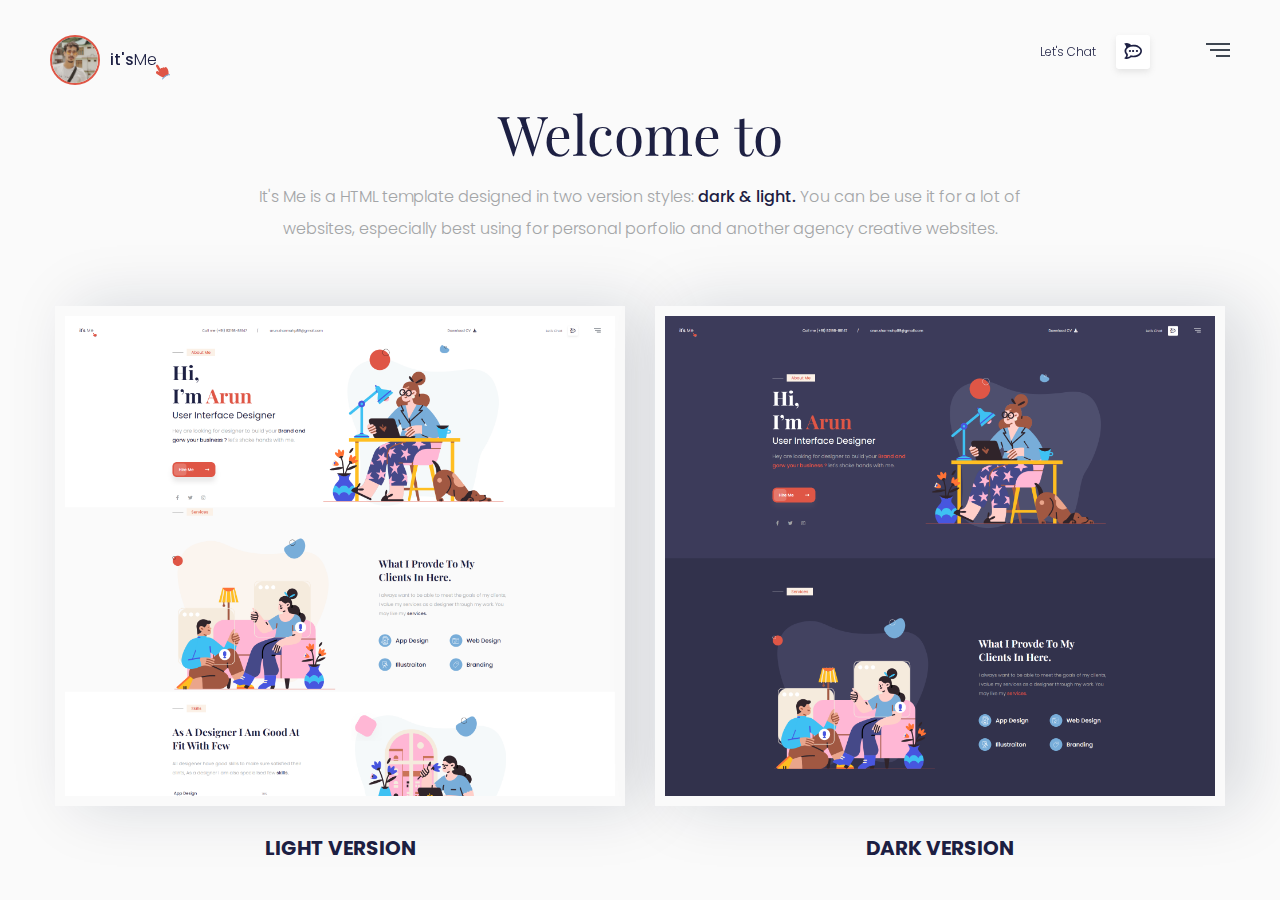
<file: index.html>
<!DOCTYPE html>
<html lang="zxx">

<head>
    <!--====== Required meta tags ======-->
    <meta charset="utf-8" />
    <meta http-equiv="x-ua-compatible" content="ie=edge" />
    <meta name="description" content="" />
    <meta name="author" content="WebTend">
    <meta name="viewport" content="width=device-width, initial-scale=1, shrink-to-fit=no" />

    <!--====== Title ======-->
    <title>It's Me -Arun</title>
    <!--====== Favicon Icon ======-->
    <link rel="shortcut icon" href="assets/images/favicon.png" type="image/x-icon">
    <!--====== Google Fonts ======-->
    <link href="https://fonts.googleapis.com/css2?family=Playfair+Display:wght@700&family=Poppins:wght@300;400;500&display=swap" rel="stylesheet">
    <!--====== FontAwesome ======-->
    <link href="assets/css/fontawesome.5.9.0.min.css" rel="stylesheet">
    <!--====== Bootstrap ======-->
    <!-- <link href="assets/css/bootstrap-4.5.3.min.css" rel="stylesheet"> -->
    <!--====== Spacing ======-->
    <link href="assets/css/spacing.min.css" rel="stylesheet">
    <!--====== PagePiling ======-->
    <link href="assets/css/jquery.pagepiling.css" rel="stylesheet">
    <!--====== Slick Slider ======-->
    <link href="assets/css/slick.min.css" rel="stylesheet">
    <!--====== Animate CSS ======-->
    <link href="assets/css/animate.min.css" rel="stylesheet">
    <!--====== Main css ======-->
    <link rel="stylesheet" href="assets/css/style.css">
    <!--====== Tailwind css ======-->
    <link rel="stylesheet" href="assets/css/output.css">
    <!--====== Responsive css ======-->
    <link rel="stylesheet" href="assets/css/responsive.css">
</head>

<body class="body-piling">
    <div class="wrapper">
       
        <!-- Preloader -->
        <div class="preloader"></div>
        
        <header id="header" class="header">
            <div class="container-fluid">
                <div class="brand">
                    <a href="index.html" class="brand-name">
                        <span class="profile_pic
    "><img class="animate-element delay7 fadeInUp" src="assets/images/profile.jpg" alt="About"></span>
                        <b>it's</b> Me</a>
                </div>
                <div class="lets-chat">
                    <span>Let's Chat</span>
                    <button><i class="fab fa-rocketchat" style="color: #1D2043;"></i></button>
                </div>
                <button class="nav-toggle-btn a-nav-toggle">
                    <span class="hamburger">
                        <span class="top-bun"></span>
                        <span class="meat"></span>
                        <span class="bottom-bun"></span>
                    </span>
                </button>
                <div class="hide-menu a-nav-toggle"></div>
                <div class="menu">
                    <div class="menu-lang">
                        <a href="index.html#" class="menu-lang-item active">Eng.</a>
                        <a href="index.html#" class="menu-lang-item">Fra.</a>
                        <a href="index.html#" class="menu-lang-item">Ara.</a>
                    </div>
                    <div class="menu-main mt-100" id="accordion">
                        <ul id="menuMain">
                            <li data-menuanchor="About"><a href="index-light.html#About">About</a></li>
                            <li data-menuanchor="Services"><a href="index-light.html#Services">Services</a></li>
                            <li data-menuanchor="Skills"><a href="index-light.html#Skills">Skills</a></li>
                            <li data-menuanchor="Resume"><a href="index-light.html#Resume">Resume</a></li>
                            <li data-menuanchor="Portfolio"><a href="index-light.html#Portfolio">Portfolio</a></li>
                            <li data-menuanchor="Testimonials"><a href="index-light.html#Testimonials">Testimonials</a></li>
                            <li data-menuanchor="Weapons"><a href="index-light.html#Weapons">Weapons</a></li>
                            <li data-menuanchor="Contact"><a href="index-light.html#Contact">Contact</a></li>
                        </ul>
                    </div>
                    <div class="menu-ornament"></div>
                </div>
            </div>
        </header>
        <div id="content">
            <div class="a-pagepiling full-page">
                <div class="section pp-scrollable slide slide-landing a-slide-typed slide-light" data-name="landing">
                    <div class="slide-container">
                        <div class="container">
                            <div class="landing-wrap text-center">
                                <div class="flex flex-wrap justify-center -mxa-15">
                                    <div class="lg:grow-0 lg:shrink-0 lg:basis-4/6 w-full .pxa-15">
                                        <div class="landing-review-content pb-15">
                                            <h1 class="mb-15 slide-title animate-element delay3 fadeInUp">Welcome to <span class="text-typed a-typed a-typed-landing" data-text="It's Me"></span></h1>
                                            <p class="animate-element delay5 fadeInUp mb-4">It's Me is a HTML template designed in two version styles: <b>dark &amp; light.</b> You can be use it for a lot of websites, especially best using for personal porfolio and another agency creative websites.</p>
                                        </div>
                                    </div>
                                </div>
                                <div class="flex flex-wrap -mxa-15">
                                    <div class="lg:grow-0 lg:shrink-0 lg:basis-1/2 pxa-15 w-full">
                                        <div class="landing-preview-item animate-element delay5 fadeInLeft">
                                            <a class="image" target="_blank" href="index-light.html" style="background-image: url(assets/images/previews/light.png);">
                                                <button class="theme-btn">view demo</button>
                                            </a>
                                            <h4><a href="index-light.html">light version</a></h4>
                                        </div>
                                    </div>
                                    <div class="lg:grow-0 lg:shrink-0 lg:basis-1/2 pxa-15 w-full">
                                        <div class="landing-preview-item animate-element delay5 fadeInRight">
                                            <a class="image" target="_blank" href="index-dark.html" style="background-image: url(assets/images/previews/dark.png);">
                                                <button class="theme-btn">view demo</button>
                                            </a>
                                            <h4><a href="index-dark.html">Dark version</a></h4>
                                        </div>
                                    </div>
                                </div>
                            </div>
                        </div>
                    </div>
                </div>
            </div>
        </div>
    </div>
    
    <!--====== Jquery ======-->
    <script src="assets/js/jquery-3.6.0.min.js"></script>
    <!--====== Bootstrap ======-->
    <script src="assets/js/bootstrap.4.5.3.min.js"></script>
    <!--====== PagePiling ======-->
    <script src="assets/js/jquery.pagepiling.min.js"></script>
    <!--====== Jquery Viewport ======-->
    <script src="assets/js/jquery.viewport.js"></script>
    <!--====== SmoothScroll ======-->
    <script src="assets/js/smoothscroll.js"></script>
    <!--====== Popper ======-->
    <script src="assets/js/popper.min.js"></script>
    <!--====== Slick Slider ======-->
    <script src="assets/js/slick.min.js"></script>
    <!--====== Typed ======-->
    <script src="assets/js/typed.min.js"></script>
    <!--====== Main JS ======-->
    <script src="assets/js/script.js"></script>
</body>

</html>
</file>
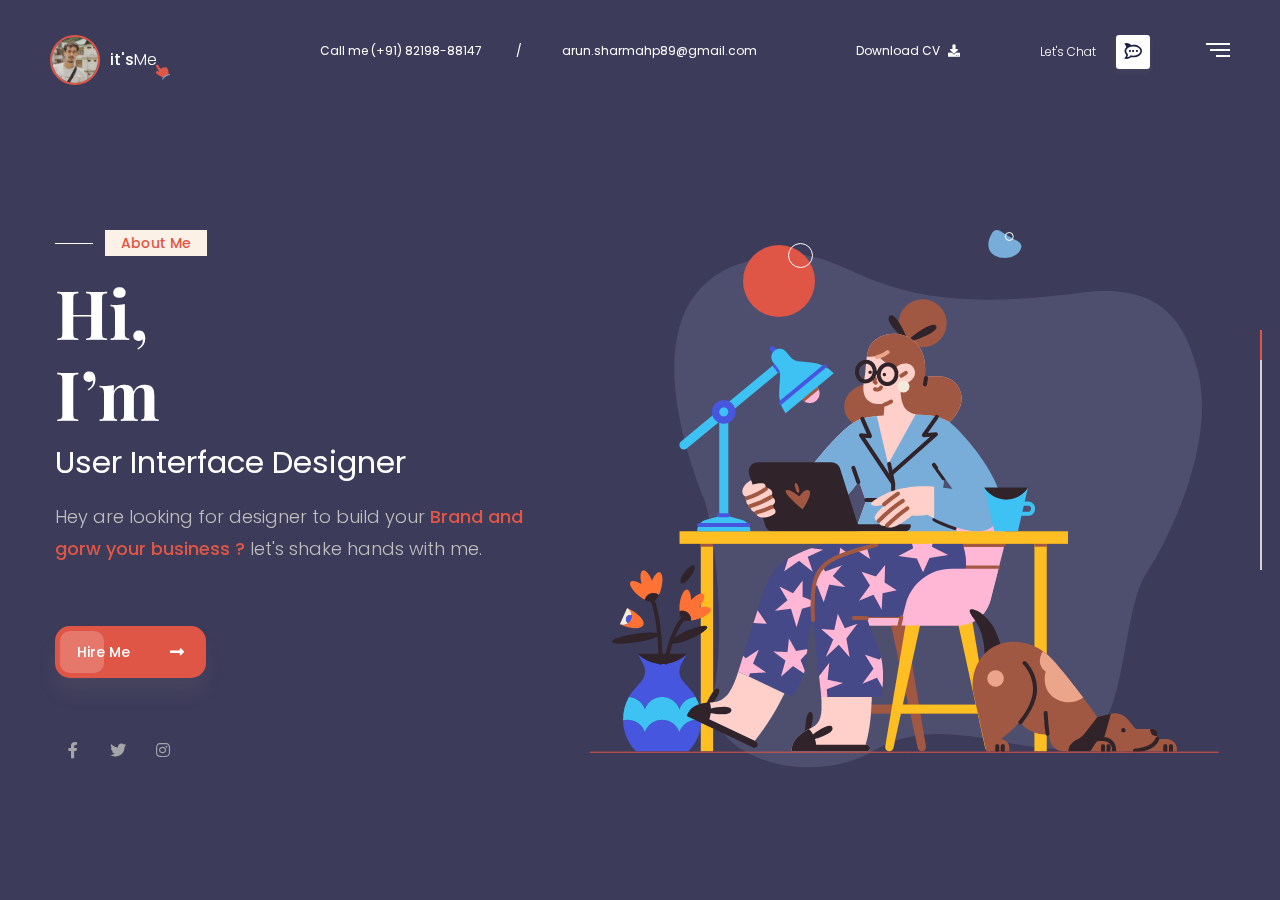
<file: index-dark.html>
<!DOCTYPE html>
<html lang="zxx">
  <head>
    <!--====== Required meta tags ======-->
    <meta charset="utf-8" />
    <meta http-equiv="x-ua-compatible" content="ie=edge" />
    <meta name="description" content="" />
    <meta name="author" content="WebTend" />
    <meta
      name="viewport"
      content="width=device-width, initial-scale=1, shrink-to-fit=no"
    />

    <!--====== Title ======-->
    <title>It's Me -Arun</title>
    <!--====== Favicon Icon ======-->
    <link
      rel="shortcut icon"
      href="assets/images/favicon.png"
      type="image/x-icon"
    />
    <!--====== Google Fonts ======-->
    <link
      href="https://fonts.googleapis.com/css2?family=Playfair+Display:wght@700&family=Poppins:wght@300;400;500&display=swap"
      rel="stylesheet"
    />
    <!--====== FontAwesome ======-->
    <link href="assets/css/fontawesome.5.9.0.min.css" rel="stylesheet" />
    <!-- ======= Tailwind css ======== -->
    <link href="assets/css/output.css" rel="stylesheet" />
    <!--====== Spacing ======-->
    <link href="assets/css/spacing.min.css" rel="stylesheet" />
    <!--====== PagePiling ======-->
    <link href="assets/css/jquery.pagepiling.css" rel="stylesheet" />
    <!--====== Slick Slider ======-->
    <link href="assets/css/slick.min.css" rel="stylesheet" />
    <!--====== Animate CSS ======-->
    <link href="assets/css/animate.min.css" rel="stylesheet" />
    <!--====== Main css ======-->
    <link rel="stylesheet" href="assets/css/style.css" />
    <!--====== Responsive css ======-->
    <link rel="stylesheet" href="assets/css/responsive.css" />
  </head>

  <body class="body-piling dark-body">
    <div class="wrapper">
      <!-- Preloader -->
      <div class="preloader"></div>

      <header id="header" class="header">
        <div class="container-fluid">
          <div class="brand">
            <a href="index-dark.html#About" class="brand-name"
              > <span class="profile_pic
              "><img class="animate-element delay7 fadeInUp" src="assets/images/profile.jpg" alt="About"></span><b>it's</b> Me</a
            >
          </div>
          <div class="lets-chat">
            <span>Let's Chat</span>
            <button>
              <i class="fab fa-rocketchat" style="color: #1d2043"></i>
            </button>
          </div>
          <button class="nav-toggle-btn a-nav-toggle">
            <span class="hamburger">
              <span class="top-bun"></span>
              <span class="meat"></span>
              <span class="bottom-bun"></span>
            </span>
          </button>
          <div class="hide-menu a-nav-toggle"></div>
          <div class="menu">
            <div class="menu-lang">
              <a href="index-dark.html#" class="menu-lang-item active">Eng.</a>
              <a href="index-dark.html#" class="menu-lang-item">Fra.</a>
              <a href="index-dark.html#" class="menu-lang-item">Ara.</a>
            </div>
            <div class="menu-main mt-100" id="accordion">
              <ul id="menuMain">
                <li data-menuanchor="About" class="active">
                  <a href="index-dark.html#About">About</a>
                </li>
                <li data-menuanchor="Services">
                  <a href="index-dark.html#Services">Services</a>
                </li>
                <li data-menuanchor="Skills">
                  <a href="index-dark.html#Skills">Skills</a>
                </li>
                <li data-menuanchor="Resume">
                  <a href="index-dark.html#Resume">Resume</a>
                </li>
                <li data-menuanchor="Portfolio">
                  <a href="index-dark.html#Portfolio">Portfolio</a>
                </li>
                <li data-menuanchor="Testimonials">
                  <a href="index-dark.html#Testimonials">Testimonials</a>
                </li>
                <li data-menuanchor="Weapons">
                  <a href="index-dark.html#Weapons">Weapons</a>
                </li>
                <li data-menuanchor="Contact">
                  <a href="index-dark.html#Contact">Contact</a>
                </li>
              </ul>
            </div>
            <div class="menu-ornament"></div>
          </div>
        </div>
      </header>
      <div id="content">
        <div class="a-pagepiling full-page">
          <div
            class="section pp-scrollable slide slide-about a-slide-typed"
            data-name="about"
          >
            <div class="slide-container">
              <div class="container">
                <div class="number-email-cv">
                  <ul class="number-email">
                    <li>
                      Call me
                      <a href="callto:8219888147">(+91) 82198-88147</a>
                    </li>
                    <li>
                      <a href="mailto:arun.sharmahp89@gmail.com"
                        >arun.sharmahp89@gmail.com</a
                      >
                    </li>
                  </ul>
                  <a href="index-dark.html#Contact" class="download-cv"
                    >Download CV <i class="fas fa-download"></i
                  ></a>
                </div>
                <div class="flex flex-wrap items-center -mxa-15">
                  <div class="lg:grow-0 lg:shrink-0 basisa-41 pxa-15">
                    <div
                      class="about-content pt-100 rpt-0 animate-element delay5 fadeInUp"
                    >
                      <span
                        class="sub-title mb-15 animate-element delay3 fadeInUp"
                        >About Me</span
                      >
                      <h1 class="slide-title animate-element delay5 fadeInUp">
                        Hi,<br />
                        I’m
                        <span
                          class="text-typed a-typed a-typed-about"
                          data-text="Arun"
                        ></span>
                      </h1>
                      <h3 class="animate-element delay7 fadeInUp">
                        User Interface Designer
                      </h3>
                      <p class="animate-element delay8 fadeInUp">
                        Hey are looking for designer to build your
                        <b>Brand and gorw your business ?</b> let's shake hands
                        with me.
                      </p>
                      <a
                        href="index-dark.html#Contact"
                        class="theme-btn mt-45 rmt-25 animate-element delay9 fadeInUp"
                        >hire me <i class="fas fa-long-arrow-alt-right"></i
                      ></a>
                      <div
                        class="social-style-one mt-55 rmt-35 animate-element delay10 fadeInUp"
                      >
                        <a href="index-dark.html#"
                          ><i class="fab fa-facebook-f"></i
                        ></a>
                        <a href="index-dark.html#"
                          ><i class="fab fa-twitter"></i
                        ></a>
                        <a href="index-dark.html#"
                          ><i class="fab fa-instagram"></i
                        ></a>
                      </div>
                    </div>
                  </div>
                  <div class="lg:grow-0 lg:shrink-0 basisa-58 pxa-15">
                    <div class="about-image pt-100 rpt-50 lg:text-right">
                      <div class="about-inner-images">
                        <img
                          class="animate-element delay7 fadeInUp"
                          src="assets/images/about/about-dark.png"
                          alt="About"
                        />
                        <img
                          class="shape-one animate-element delay10 bounceIn"
                          src="assets/images/about/shape-one-dark.png"
                          alt="Shape"
                        />
                        <img
                          class="shape-two animate-element delay11 bounceIn"
                          src="assets/images/about/shape-two-dark.png"
                          alt="Shape"
                        />
                      </div>
                    </div>
                  </div>
                </div>
              </div>
            </div>
          </div>
          <div
            class="section pp-scrollable slide slide-services slide-light slide-services a-slide-typed"
            data-name="services"
          >
            <div class="slide-container">
              <div class="container">
                <div class="flex flex-wrap items-center -mxa-15">
                  <div class="lg:grow-0 lg:shrink-0 basisa-58 pxa-15">
                    <div class="service-image animate-element delay4 fadeInUp">
                      <span class="sub-title mb-75">Services</span>
                      <div class="service-inner-images">
                        <img
                          src="assets/images/services/services-dark.png"
                          alt="Service"
                        />
                        <img
                          class="shape-one animate-element delay6 bounceIn"
                          src="assets/images/services/shape-one-dark.png"
                          alt="shape"
                        />
                        <img
                          class="shape-two animate-element delay8 bounceIn"
                          src="assets/images/services/shape-two-dark.png"
                          alt="shape"
                        />
                      </div>
                    </div>
                  </div>
                  <div class="lg:grow-0 lg:shrink-0 basisa-41 pxa-15">
                    <div
                      class="service-content pt-100 rpt-55 animate-element delay5 fadeInUp"
                    >
                      <div class="section-title mb-25">
                        <h2 class="slide-title animate-element delay5 fadeInUp">
                          What
                          <span
                            class="text-typed a-typed a-typed-services"
                            data-text="Services"
                          ></span>
                          i provde to my clients in here.
                        </h2>
                      </div>
                      <p class="animate-element delay6 fadeInUp">
                        I always want to be able to meet the goals of my
                        clients, I value my services as a designer through my
                        work. You may like my <b>services.</b>
                      </p>
                      <div class="our-services animate-element delay8 fadeInUp">
                        <div class="service-item">
                          <div class="icon">
                            <img
                              src="assets/images/services/service-icon1.png"
                              alt="Icon"
                            />
                          </div>
                          <h4>App Design</h4>
                        </div>
                        <div class="service-item">
                          <div class="icon">
                            <img
                              src="assets/images/services/service-icon2.png"
                              alt="Icon"
                            />
                          </div>
                          <h4>Web Design</h4>
                        </div>
                        <div class="service-item">
                          <div class="icon">
                            <img
                              src="assets/images/services/service-icon3.png"
                              alt="Icon"
                            />
                          </div>
                          <h4>Illustraiton</h4>
                        </div>
                        <div class="service-item">
                          <div class="icon">
                            <img
                              src="assets/images/services/service-icon4.png"
                              alt="Icon"
                            />
                          </div>
                          <h4>Branding</h4>
                        </div>
                      </div>
                    </div>
                  </div>
                </div>
              </div>
            </div>
          </div>
          <div
            class="section pp-scrollable slide slide-skills a-slide-typed"
            data-name="skills"
          >
            <div class="slide-container">
              <div class="container">
                <div class="flex flex-wrap items-center -mxa-15">
                  <div class="lg:grow-0 lg:shrink-0 basisa-41 pxa-15">
                    <div class="skill-content animate-element delay5 fadeInUp">
                      <div class="section-title mb-25">
                        <span class="sub-title mb-45">Skills</span>
                        <h2 class="slide-title animate-element delay5 fadeInUp">
                          As a Designer i am good at fit with few
                          <span
                            class="text-typed a-typed a-typed-skills"
                            data-text="skills."
                          ></span>
                        </h2>
                      </div>
                      <p class="animate-element delay6 fadeInUp">
                        All desigener have good skills to make sure satisfied
                        their clints, As a designer I am also specialised few
                        <b>skills.</b>
                      </p>
                      <div
                        class="bar-list a-progressbar pt-5 animate-element delay9 fadeInUp"
                      >
                        <div class="bar-item">
                          <div class="flex flex-wrap -mxa-15">
                            <div class="basis-0 grow bar-item-title pxa-15">
                              App Design
                            </div>
                            <div
                              class="grow-0 shrink-0 basis-auto w-auto text-right bar-item-value pxa-15"
                            >
                              78%
                            </div>
                          </div>
                          <div class="progress">
                            <div
                              class="progress-bar flex flex-col justify-center"
                              role="progressbar"
                              aria-valuenow="78"
                              aria-valuemin="0"
                              aria-valuemax="100"
                            ></div>
                          </div>
                        </div>
                        <div class="bar-item">
                          <div class="flex flex-wrap -mxa-15">
                            <div class="basis-0 grow bar-item-title pxa-15">
                              Web Design
                            </div>
                            <div
                              class="grow-0 shrink-0 basis-auto w-auto text-right bar-item-value pxa-15"
                            >
                              95%
                            </div>
                          </div>
                          <div class="progress">
                            <div
                              class="progress-bar"
                              role="progressbar"
                              aria-valuenow="95"
                              aria-valuemin="0"
                              aria-valuemax="100"
                            ></div>
                          </div>
                        </div>
                        <div class="bar-item">
                          <div class="flex flex-wrap -mxa-15">
                            <div class="basis-0 grow bar-item-title pxa-15">
                              Art & illustration
                            </div>
                            <div
                              class="grow-0 shrink-0 basis-auto w-auto text-right bar-item-value pxa-15"
                            >
                              65%
                            </div>
                          </div>
                          <div class="progress">
                            <div
                              class="progress-bar"
                              role="progressbar"
                              aria-valuenow="65"
                              aria-valuemin="0"
                              aria-valuemax="100"
                            ></div>
                          </div>
                        </div>
                        <div class="bar-item">
                          <div class="flex flex-wrap -mxa-15">
                            <div class="basis-0 grow bar-item-title pxa-15">
                              Banding
                            </div>
                            <div
                              class="grow-0 shrink-0 basis-auto w-auto text-right bar-item-value pxa-15"
                            >
                              85%
                            </div>
                          </div>
                          <div class="progress">
                            <div
                              class="progress-bar"
                              role="progressbar"
                              aria-valuenow="85"
                              aria-valuemin="0"
                              aria-valuemax="100"
                            ></div>
                          </div>
                        </div>
                      </div>
                    </div>
                  </div>
                  <div class="lg:grow-0 lg:shrink-0 basisa-58 pxa-15 w-full">
                    <div
                      class="skill-image pt-55 lg:text-right animate-element delay4 fadeInUp"
                    >
                      <div class="skill-images-inner">
                        <img
                          src="assets/images/skills/skills-dark.png"
                          alt="Skills"
                        />
                        <img
                          class="shape-one animate-element delay6 bounceIn"
                          src="assets/images/skills/shape-one.png"
                          alt="shape"
                        />
                        <img
                          class="shape-two animate-element delay8 bounceIn"
                          src="assets/images/skills/shape-two-dark.png"
                          alt="shape"
                        />
                      </div>
                    </div>
                  </div>
                </div>
              </div>
            </div>
          </div>
          <div class="section pp-scrollable slide slide-resume slide-light">
            <div class="slide-container">
              <div class="container">
                <div class="flex flex-wrap items-center -mxa-15">
                  <div class="lg:grow-0 lg:shrink-0 lg:basis-1/2 pxa-15">
                    <div class="educations rmb-55">
                      <div
                        class="section-title mb-45 animate-element delay2 fadeInUp"
                      >
                        <span class="sub-title mb-45">qualification</span>
                        <h2 class="slide-title animate-element delay5 fadeInUp">
                          my education
                        </h2>
                      </div>
                      <div class="edu-experi-wrap">
                        <div
                          class="edu-experi-item animate-element delay5 fadeInUp"
                        >
                          <span class="years">2010-2014</span>
                          <div class="vacancy-content">
                            <span class="title">BSC</span>
                            <h4 class="subject">Computer Science</h4>
                            <h6 class="institution">
                              South University Of India
                            </h6>
                            <p>
                              Major in UI Design, UX Design, Interaction Design,
                              User Empathy, Branding.
                            </p>
                          </div>
                        </div>
                        <div
                          class="edu-experi-item animate-element delay8 fadeInUp"
                        >
                          <span class="years">2014-2016</span>
                          <div class="vacancy-content">
                            <span class="title">MSC</span>
                            <h4 class="subject">Computer Science</h4>
                            <h6 class="institution">
                              Defodil University of India
                            </h6>
                            <p>
                              Product Design, Information Architecture,
                              Understanding the product, Product Analyses,
                              Market Reserach, Communication.
                            </p>
                          </div>
                        </div>
                      </div>
                    </div>
                  </div>
                  <div class="lg:grow-0 lg:shrink-0 lg:basis-1/2 pxa-15">
                    <div class="experiecnes">
                      <div
                        class="section-title mb-45 animate-element delay4 fadeInUp"
                      >
                        <span class="sub-title mb-45">Experiecne</span>
                        <h2 class="slide-title animate-element delay5 fadeInUp">
                          My Experiecne
                        </h2>
                      </div>
                      <div class="edu-experi-wrap">
                        <div
                          class="edu-experi-item beahance animate-element delay7 fadeInUp"
                        >
                          <span class="years">2016-2018</span>
                          <div class="vacancy-content">
                            <span class="title">Beahance</span>
                            <h4 class="subject">Uniq Web Design</h4>
                            <p>
                              After finishing my studies, I first concentrated
                              on my work in
                              <a href="https://www.behance.net">Behance</a>,
                              here I worked as a web designer for 2 years. It
                              was really a big experience for me.
                            </p>
                          </div>
                        </div>
                        <div
                          class="edu-experi-item dribbble animate-element delay10 fadeInUp"
                        >
                          <span class="years">2018-2020</span>
                          <div class="vacancy-content">
                            <span class="title">Dribbble</span>
                            <h4 class="subject">Product Designer</h4>
                            <p>
                              After working well for two years at
                              <a href="https://dribbble.com">dribbble</a>, I got
                              the opportunity to work in one of the best market
                              dribbles in the world, and there I am now working
                              as a podcast designer.
                            </p>
                          </div>
                        </div>
                      </div>
                    </div>
                  </div>
                </div>
              </div>
            </div>
          </div>
          <div
            class="section pp-scrollable slide slide-portfolio a-slide-typed"
            data-name="portfolio"
          >
            <div class="slide-container">
              <div class="container">
                <div
                  class="flex flex-wrap items-center -mxa-15 justify-between m-b25a"
                >
                  <div class="col-xl-5 lg:grow-0 lg:shrink-0 basisa-41 pxa-15">
                    <div class="portfolio-content">
                      <div class="section-title m-b35a">
                        <span
                          class="sub-title m-b45a animate-element delay5 fadeInUp"
                          >Portfolio</span
                        >
                        <h2 class="slide-title animate-element delay6 fadeInUp">
                          Some of my Creative
                          <span
                            class="text-typed a-typed a-typed-portfolio"
                            data-text="Works."
                          ></span>
                        </h2>
                      </div>
                      <p class="animate-element delay7 fadeInUp">
                        As a designer I have been working few years in this
                        sector, and i have complted lot's of project
                        <b><a href="index-dark.html#">see here.</a></b>
                      </p>
                      <a
                        href="blog.html"
                        class="read-more mt-45 rmt-25 animate-element delay8 fadeInUp"
                        >Explore More <i class="fas fa-long-arrow-alt-right"></i
                      ></a>
                    </div>
                  </div>
                  <div class="col-xl-5 lg:grow-0 lg:shrink-0 basisa-41 pxa-15">
                    <div
                      class="counter-wrap rmb-15 animate-element delay9 fadeInUp"
                    >
                      <div class="success-box">
                        <span
                          class="count-text lass-than-ten"
                          data-speed="3000"
                          data-stop="7"
                          >0</span
                        >
                        <h6>Years of Experience</h6>
                      </div>
                      <div class="success-box">
                        <span
                          class="count-text plus"
                          data-speed="3000"
                          data-stop="120"
                          >0</span
                        >
                        <h6>Satisfied Clients</h6>
                      </div>
                    </div>
                  </div>
                </div>
                <div class="portfolio-wrap">
                  <div class="portfolio-item animate-element delay11 fadeInUp">
                    <img
                      src="assets/images/portfolios/portfolio1.png"
                      alt="Portfolio"
                    />
                  </div>
                  <div class="portfolio-item animate-element delay13 fadeInUp">
                    <img
                      src="assets/images/portfolios/portfolio2.png"
                      alt="Portfolio"
                    />
                  </div>
                  <div class="portfolio-item">
                    <img
                      src="assets/images/portfolios/portfolio1.png"
                      alt="Portfolio"
                    />
                  </div>
                  <div class="portfolio-item">
                    <img
                      src="assets/images/portfolios/portfolio2.png"
                      alt="Portfolio"
                    />
                  </div>
                </div>
              </div>
            </div>
          </div>
          <div
            class="section pp-scrollable slide slide-testimonials slide-light a-slide-typed"
            data-name="testimonials"
          >
            <div class="slide-container">
              <div class="container">
                <div class="flex flex-wrap items-end -mxa-15">
                  <div class="lg:grow-0 lg:shrink-0 lg:basis-1/2 pxa-15">
                    <div
                      class="testimonial-left-image rmb-75 animate-element delay5 fadeInUp"
                    >
                      <img
                        src="assets/images/testimonials/testimonial-dark.png"
                        alt="testimonials"
                      />
                      <img
                        class="shape-one animate-element delay8 bounceIn"
                        src="assets/images/testimonials/shape-one-dark.png"
                        alt="shape"
                      />
                      <img
                        class="shape-two animate-element delay5 zoomInLeft"
                        src="assets/images/testimonials/shape-two.png"
                        alt="shape"
                      />
                    </div>
                  </div>
                  <div class="lg:grow-0 lg:shrink-0 lg:basis-1/2 pxa-15 w-full">
                    <div class="testimonials-content lg:ml-auto rel">
                      <div class="section-title mb-35">
                        <span
                          class="sub-title mb-45 animate-element delay6 fadeInUp"
                          >Testimonial</span
                        >
                        <h2 class="slide-title animate-element delay7 fadeInUp">
                          What my happy
                          <span
                            class="text-typed a-typed a-typed-testimonials"
                            data-text="client"
                          ></span>
                          saying their services.
                        </h2>
                      </div>
                      <div
                        class="testimonials-wrap animate-element delay9 fadeInUp"
                      >
                        <div class="testimonial-item">
                          <p>
                            Really they guy is amazing , he saved my times and
                            properly have completed my requirment with great
                            effort. I appreciate to him for web & app design, he
                            is good at fit.
                          </p>
                          <div class="author-details">
                            <img
                              src="assets/images/testimonials/testi-author.png"
                              alt="Author"
                            />
                            <div class="content">
                              <h5>Ryhan</h5>
                              <span class="designation"
                                >CEO of <span>Instragram</span></span
                              >
                            </div>
                          </div>
                        </div>
                        <div class="testimonial-item">
                          <p>
                            Really they guy is amazing , he saved my times and
                            properly have completed my requirment with great
                            effort. I appreciate to him for web & app design, he
                            is good at fit.
                          </p>
                          <div class="author-details">
                            <img
                              src="assets/images/testimonials/testi-author.png"
                              alt="Author"
                            />
                            <div class="content">
                              <h5>Hasibur</h5>
                              <span class="designation"
                                >CEO of <span>Pinterest</span></span
                              >
                            </div>
                          </div>
                        </div>
                        <div class="testimonial-item">
                          <p>
                            Really they guy is amazing , he saved my times and
                            properly have completed my requirment with great
                            effort. I appreciate to him for web & app design, he
                            is good at fit.
                          </p>
                          <div class="author-details">
                            <img
                              src="assets/images/testimonials/testi-author.png"
                              alt="Author"
                            />
                            <div class="content">
                              <h5>Ryhan</h5>
                              <span class="designation"
                                >CEO of <span>Instragram</span></span
                              >
                            </div>
                          </div>
                        </div>
                        <div class="testimonial-item">
                          <p>
                            Really they guy is amazing , he saved my times and
                            properly have completed my requirment with great
                            effort. I appreciate to him for web & app design, he
                            is good at fit.
                          </p>
                          <div class="author-details">
                            <img
                              src="assets/images/testimonials/testi-author.png"
                              alt="Author"
                            />
                            <div class="content">
                              <h5>Hasibur</h5>
                              <span class="designation"
                                >CEO of <span>Pinterest</span></span
                              >
                            </div>
                          </div>
                        </div>
                      </div>
                      <div
                        class="testimonial-icon animate-element delay11 zoomIn"
                      >
                        <i class="fas fa-equals"></i>
                      </div>
                    </div>
                  </div>
                </div>
              </div>
            </div>
          </div>
          <div
            class="section pp-scrollable slide slide-weapons a-slide-typed"
            data-name="weapons"
          >
            <div class="slide-container">
              <div class="container">
                <div class="flex flex-wrap items-center -mxa-15">
                  <div class="lg:grow-0 lg:shrink-0 lg:basis-1/2 pxa-15">
                    <div
                      class="weapons-content rmb-75 animate-element delay5 fadeInUp"
                    >
                      <div class="section-title mb-35">
                        <span class="sub-title mb-45">My Weapons</span>
                        <h2 class="slide-title animate-element delay5 fadeInUp">
                          My
                          <span
                            class="text-typed a-typed a-typed-weapons"
                            data-text="favorite tools"
                          ></span>
                          which i Used Everyday in my life.
                        </h2>
                      </div>
                      <p class="animate-element delay6 fadeInUp">
                        I always loved those software that I use in my work,
                        because I am very good at these, these are the main
                        tools of my design career those are help me for make
                        sure my Clients satisfication.
                      </p>
                      <a
                        href="index-dark.html#About"
                        class="read-more mt-15 animate-element delay8 fadeInUp"
                        >Lets See My Work Process
                        <i class="fas fa-long-arrow-alt-right"></i
                      ></a>
                    </div>
                  </div>
                  <div class="lg:grow-0 lg:shrink-0 lg:basis-1/2 pxa-15">
                    <div class="weapons-images">
                      <div
                        class="weapons-item one animate-element delay11 bounceIn"
                      >
                        <img
                          src="assets/images/weapons/figma.png"
                          alt="Figma"
                        />
                      </div>
                      <div
                        class="weapons-item two animate-element delay5 fadeInDown"
                      >
                        <img src="assets/images/weapons/xd.png" alt="XD" />
                      </div>
                      <div
                        class="weapons-item three animate-element delay6 fadeInUp"
                      >
                        <img
                          src="assets/images/weapons/linkedin.png"
                          alt="linkedin"
                        />
                      </div>
                      <div
                        class="weapons-item four animate-element delay7 fadeInLeft"
                      >
                        <img
                          src="assets/images/weapons/sketch.png"
                          alt="sketch"
                        />
                      </div>
                      <div
                        class="weapons-item five animate-element delay8 fadeInRight"
                      >
                        <img
                          src="assets/images/weapons/google.png"
                          alt="google"
                        />
                      </div>
                      <div
                        class="weapons-item six animate-element delay9 fadeInLeft"
                      >
                        <img
                          src="assets/images/weapons/dribbble.png"
                          alt="dribbble"
                        />
                      </div>
                      <div
                        class="weapons-item seven animate-element delay10 fadeInUp"
                      >
                        <img
                          src="assets/images/weapons/skype.png"
                          alt="skype"
                        />
                      </div>
                      <div
                        class="weapons-item eight animate-element delay5 fadeInRight"
                      >
                        <img
                          src="assets/images/weapons/slack.png"
                          alt="slack"
                        />
                      </div>
                    </div>
                  </div>
                </div>
              </div>
            </div>
          </div>
          <div class="section pp-scrollable slide slide-contact slide-light">
            <div class="slide-container">
              <div class="container">
                <div class="contact-wrap mb-185 rmb-95">
                  <div class="flex flex-wrap items-end -mxa-15">
                    <div class="lg:grow-0 lg:shrink-0 basisa-58 pxa-15">
                      <div class="contact-content">
                        <div class="section-title mb-55">
                          <span
                            class="sub-title mb-55 animate-element delay5 fadeInUp"
                            >contact me</span
                          >
                          <h2
                            class="slide-title animate-element delay6 fadeInUp"
                          >
                            Estimate your project? Let me know here.
                          </h2>
                        </div>
                        <form
                          action="index-dark.html#"
                          class="contact-form animate-element delay8 fadeInUp"
                        >
                          <div class="form-group">
                            <input
                              type="text"
                              id="name"
                              name="name"
                              class="form-control"
                              placeholder="What's your name?"
                              required
                            />
                          </div>
                          <div class="form-group">
                            <input
                              type="email"
                              id="email"
                              name="email"
                              class="form-control"
                              placeholder="Your email"
                              required
                            />
                          </div>
                          <div class="form-group">
                            <textarea
                              name="message"
                              id="message"
                              rows="1"
                              class="form-control"
                              placeholder="Tell me about your project"
                              required
                            ></textarea>
                          </div>
                          <button type="submit">
                            <i class="fas fa-paper-plane"></i>
                          </button>
                        </form>
                      </div>
                    </div>
                    <div class="lg:grow-0 lg:shrink-0 basisa-41 pxa-15">
                      <div
                        class="contact-image animate-element text-center delay7 fadeInLeft"
                      >
                        <img
                          src="assets/images/contact/contact.png"
                          alt="Contact"
                        />
                      </div>
                    </div>
                  </div>
                </div>
                <div class="footer-contact text-center mb-35">
                  <div
                    class="section-title mb-30 animate-element delay8 fadeInUp"
                  >
                    <h2>Stay Connected</h2>
                  </div>
                  <span
                    class="country list-inline-item animate-element delay9 fadeInUp"
                    >India</span
                  >
                  <h3 class="animate-element delay6 fadeInUp">
                    <a href="mailto:arun.sharmahp89@gmail.com"
                      >arun.sharmahp89@gmail.com</a
                    >
                  </h3>
                  <a
                    href="callto:8219888147"
                    class="number list-inline-item animate-element delay10 fadeInUp"
                    >(+91) 82198-88147</a
                  >
                  <div
                    class="social-style-two mt-25 animate-element delay11 fadeInUp"
                  >
                    <a href="index-dark.html#"
                      ><img
                        src="assets/images/contact/social-dribbble.png"
                        alt="Social"
                    /></a>
                    <a href="index-dark.html#"
                      ><img
                        src="assets/images/contact/social-behance.png"
                        alt="Social"
                    /></a>
                    <a href="index-dark.html#"
                      ><img
                        src="assets/images/contact/social-instagram.png"
                        alt="Social"
                    /></a>
                  </div>
                </div>
              </div>
              <div class="footer-bottom-girl animate-element delay12 zoomIn">
                <img
                  src="assets/images/contact/footer-bottom-girl.png"
                  alt="footer girl"
                />
              </div>
              <div class="footer-bottom-shape">
                <img
                  src="assets/images/contact/footer-bottom-shape.png"
                  alt="Shape"
                />
              </div>
            </div>
          </div>
        </div>
      </div>
      <div class="container-fliuid">
        <div class="progress-nav">
          <ul id="menu">
            <li data-menuanchor="About" class="active"></li>
            <li data-menuanchor="Services"></li>
            <li data-menuanchor="Skills"></li>
            <li data-menuanchor="Resume"></li>
            <li data-menuanchor="Portfolio"></li>
            <li data-menuanchor="Testimonials"></li>
            <li data-menuanchor="Weapons"></li>
            <li data-menuanchor="Contact"></li>
          </ul>
        </div>
      </div>
    </div>

    <!--====== Jquery ======-->
    <script src="assets/js/jquery-3.6.0.min.js"></script>
    <!--====== PagePiling ======-->
    <script src="assets/js/jquery.pagepiling.min.js"></script>
    <!--====== Jquery Viewport ======-->
    <script src="assets/js/jquery.viewport.js"></script>
    <!--====== SmoothScroll ======-->
    <script src="assets/js/smoothscroll.js"></script>
    <!--====== Popper ======-->
    <script src="assets/js/popper.min.js"></script>
    <!--====== Slick Slider ======-->
    <script src="assets/js/slick.min.js"></script>
    <!--====== Typed ======-->
    <script src="assets/js/typed.min.js"></script>
    <!--====== Main JS ======-->
    <script src="assets/js/script.js"></script>
  </body>
</html>
</file>
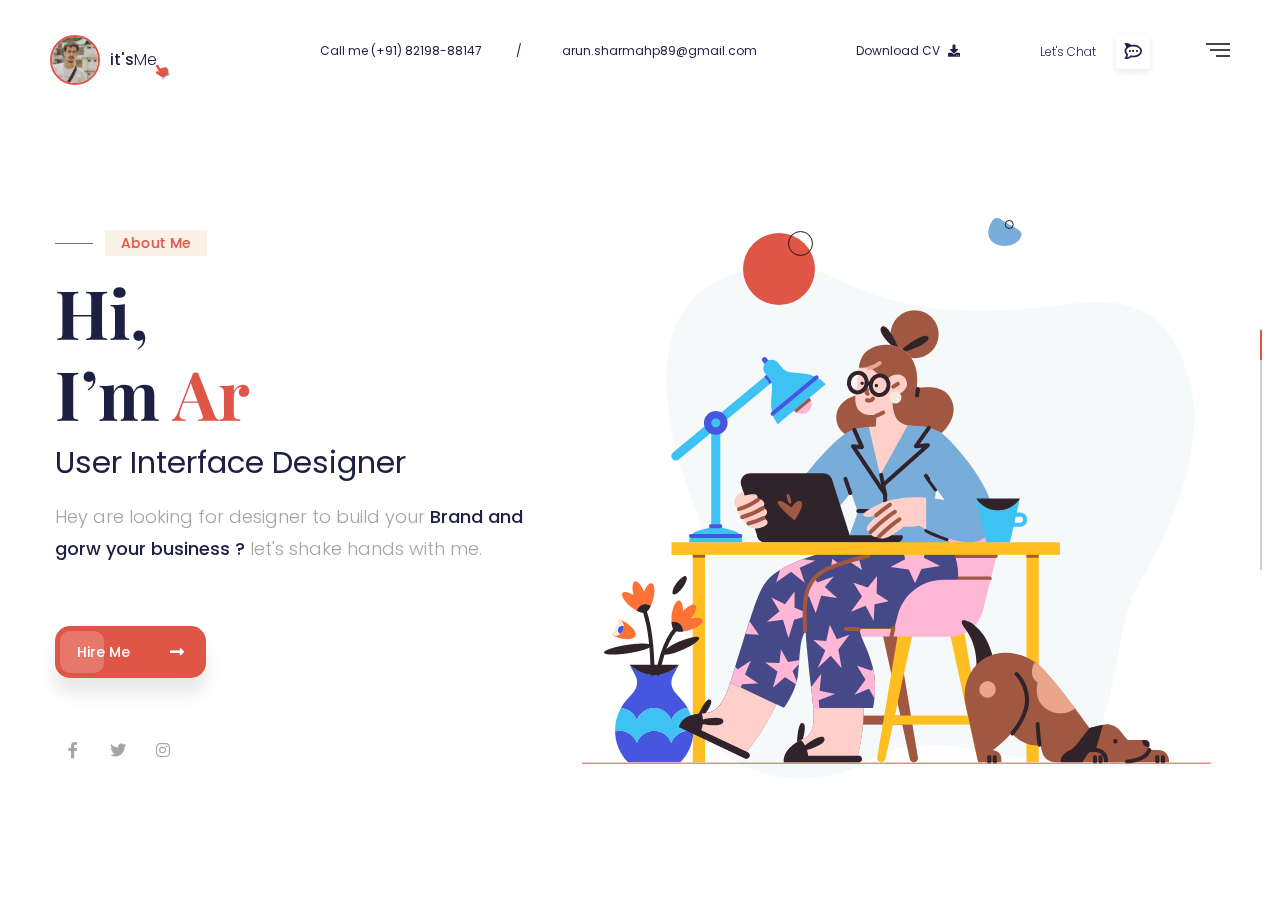
<file: index-light.html>
<!DOCTYPE html>
<html lang="zxx">
  <head>
    <!--====== Required meta tags ======-->
    <meta charset="utf-8" />
    <meta http-equiv="x-ua-compatible" content="ie=edge" />
    <meta name="description" content="" />
    <meta name="author" content="WebTend" />
    <meta
      name="viewport"
      content="width=device-width, initial-scale=1, shrink-to-fit=no"
    />

    <!--====== Title ======-->
    <title>It's Me -Arun</title>
    <!--====== Favicon Icon ======-->
    <link
      rel="shortcut icon"
      href="assets/images/favicon.png"
      type="image/x-icon"
    />
    <!--====== Google Fonts ======-->
    <link
      href="https://fonts.googleapis.com/css2?family=Playfair+Display:wght@700&family=Poppins:wght@300;400;500&display=swap"
      rel="stylesheet"
    />
    <!--====== FontAwesome ======-->
    <link href="assets/css/fontawesome.5.9.0.min.css" rel="stylesheet" />
    <!-- ======= Tailwind css ======== -->
    <link href="assets/css/output.css" rel="stylesheet" />
    <!--====== Spacing ======-->
    <link href="assets/css/spacing.min.css" rel="stylesheet" />
    <!--====== PagePiling ======-->
    <link href="assets/css/jquery.pagepiling.css" rel="stylesheet" />
    <!--====== Slick Slider ======-->
    <link href="assets/css/slick.min.css" rel="stylesheet" />
    <!--====== Animate CSS ======-->
    <link href="assets/css/animate.min.css" rel="stylesheet" />
    <!--====== Main css ======-->
    <link rel="stylesheet" href="assets/css/style.css" />
    <!--====== Responsive css ======-->
    <link rel="stylesheet" href="assets/css/responsive.css" />
  </head>

  <body class="body-piling">
    <div class="wrapper">
      <!-- Preloader -->
      <div class="preloader"></div>

      <header id="header" class="header">
        <div class="container-fluid">
          <div class="brand">
            <a href="index-light.html#About" class="brand-name"
              > <span class="profile_pic
              "><img class="animate-element delay7 fadeInUp" src="assets/images/profile.jpg" alt="About"></span><b>it's</b> Me</a
            >
          </div>
          <div class="lets-chat">
            <span>Let's Chat</span>
            <button>
              <i class="fab fa-rocketchat" style="color: #1d2043"></i>
            </button>
          </div>
          <button class="nav-toggle-btn a-nav-toggle">
            <span class="hamburger">
              <span class="top-bun"></span>
              <span class="meat"></span>
              <span class="bottom-bun"></span>
            </span>
          </button>
          <div class="hide-menu a-nav-toggle"></div>
          <div class="menu">
            <div class="menu-lang">
              <a href="index-light.html#" class="menu-lang-item active">Eng.</a>
              <a href="index-light.html#" class="menu-lang-item">Fra.</a>
              <a href="index-light.html#" class="menu-lang-item">Ara.</a>
            </div>
            <div class="menu-main mt-100" id="accordion">
              <ul id="menuMain">
                <li data-menuanchor="About" class="active">
                  <a href="index-light.html#About">About</a>
                </li>
                <li data-menuanchor="Services">
                  <a href="index-light.html#Services">Services</a>
                </li>
                <li data-menuanchor="Skills">
                  <a href="index-light.html#Skills">Skills</a>
                </li>
                <li data-menuanchor="Resume">
                  <a href="index-light.html#Resume">Resume</a>
                </li>
                <li data-menuanchor="Portfolio">
                  <a href="index-light.html#Portfolio">Portfolio</a>
                </li>
                <li data-menuanchor="Testimonials">
                  <a href="index-light.html#Testimonials">Testimonials</a>
                </li>
                <li data-menuanchor="Weapons">
                  <a href="index-light.html#Weapons">Weapons</a>
                </li>
                <li data-menuanchor="Contact">
                  <a href="index-light.html#Contact">Contact</a>
                </li>
              </ul>
            </div>
            <div class="menu-ornament"></div>
          </div>
        </div>
      </header>
      <div id="content">
        <div class="a-pagepiling full-page">
          <div
            class="section pp-scrollable slide slide-about a-slide-typed"
            data-name="about"
          >
            <div class="slide-container">
              <div class="container">
                <div class="number-email-cv">
                  <ul class="number-email">
                    <li>
                      Call me
                      <a href="callto:8219888147">(+91) 82198-88147</a>
                    </li>
                    <li>
                      <a href="mailto:arun.sharmahp89@gmail.com"
                        >arun.sharmahp89@gmail.com</a
                      >
                    </li>
                  </ul>
                  <a href="index-light.html#Contact" class="download-cv"
                    >Download CV <i class="fas fa-download"></i
                  ></a>
                </div>
                <div class="flex flex-wrap items-center -mxa-15">
                  <div class="lg:grow-0 lg:shrink-0 basisa-41 pxa-15">
                    <div
                      class="about-content pt-100 rpt-0 animate-element delay5 fadeInUp"
                    >
                      <span
                        class="sub-title mb-15 animate-element delay3 fadeInUp"
                        >About Me</span
                      >
                      <h1 class="slide-title animate-element delay5 fadeInUp">
                        Hi,<br />
                        I’m
                        <span
                          class="text-typed a-typed a-typed-about"
                          data-text="Arun"
                        ></span>
                      </h1>
                      <h3 class="animate-element delay7 fadeInUp">
                        User Interface Designer
                      </h3>
                      <p class="animate-element delay8 fadeInUp">
                        Hey are looking for designer to build your
                        <b>Brand and gorw your business ?</b> let's shake hands
                        with me.
                      </p>
                      <a
                        href="index-light.html#Contact"
                        class="theme-btn mt-45 rmt-25 animate-element delay9 fadeInUp"
                        >hire me <i class="fas fa-long-arrow-alt-right"></i
                      ></a>
                      <div
                        class="social-style-one mt-55 rmt-35 animate-element delay10 fadeInUp"
                      >
                        <a href="index-light.html#"
                          ><i class="fab fa-facebook-f"></i
                        ></a>
                        <a href="index-light.html#"
                          ><i class="fab fa-twitter"></i
                        ></a>
                        <a href="index-light.html#"
                          ><i class="fab fa-instagram"></i
                        ></a>
                      </div>
                    </div>
                  </div>
                  <div class="lg:grow-0 lg:shrink-0 basisa-58 pxa-15">
                    <div class="about-image pt-100 rpt-50 lg:text-right">
                      <div class="about-inner-images">
                        <img
                          class="animate-element delay7 fadeInUp"
                          src="assets/images/about/about.png"
                          alt="About"
                        />
                        <img
                          class="shape-one animate-element delay10 bounceIn"
                          src="assets/images/about/shape-one.png"
                          alt="Shape"
                        />
                        <img
                          class="shape-two animate-element delay11 bounceIn"
                          src="assets/images/about/shape-two.png"
                          alt="Shape"
                        />
                      </div>
                    </div>
                  </div>
                </div>
              </div>
            </div>
          </div>
          <div
            class="section pp-scrollable slide slide-services slide-light slide-services a-slide-typed"
            data-name="services"
          >
            <div class="slide-container">
              <div class="container">
                <div class="flex flex-wrap items-center -mxa-15">
                  <div class="lg:grow-0 lg:shrink-0 basisa-58 pxa-15">
                    <div class="service-image animate-element delay4 fadeInUp">
                      <span class="sub-title mb-75">Services</span>
                      <div class="service-inner-images">
                        <img
                          src="assets/images/services/services.png"
                          alt="Service"
                        />
                        <img
                          class="shape-one animate-element delay6 bounceIn"
                          src="assets/images/services/shape-one.png"
                          alt="shape"
                        />
                        <img
                          class="shape-two animate-element delay8 bounceIn"
                          src="assets/images/services/shape-two.png"
                          alt="shape"
                        />
                      </div>
                    </div>
                  </div>
                  <div class="lg:grow-0 lg:shrink-0 basisa-41 pxa-15">
                    <div
                      class="service-content pt-100 rpt-55 animate-element delay5 fadeInUp"
                    >
                      <div class="section-title mb-25">
                        <h2 class="slide-title animate-element delay5 fadeInUp">
                          What
                          <span
                            class="text-typed a-typed a-typed-services"
                            data-text="Services"
                          ></span>
                          i provde to my clients in here.
                        </h2>
                      </div>
                      <p class="animate-element delay6 fadeInUp">
                        I always want to be able to meet the goals of my
                        clients, I value my services as a designer through my
                        work. You may like my <b>services.</b>
                      </p>
                      <div class="our-services animate-element delay8 fadeInUp">
                        <div class="service-item">
                          <div class="icon">
                            <img
                              src="assets/images/services/service-icon1.png"
                              alt="Icon"
                            />
                          </div>
                          <h4>App Design</h4>
                        </div>
                        <div class="service-item">
                          <div class="icon">
                            <img
                              src="assets/images/services/service-icon2.png"
                              alt="Icon"
                            />
                          </div>
                          <h4>Web Design</h4>
                        </div>
                        <div class="service-item">
                          <div class="icon">
                            <img
                              src="assets/images/services/service-icon3.png"
                              alt="Icon"
                            />
                          </div>
                          <h4>Illustraiton</h4>
                        </div>
                        <div class="service-item">
                          <div class="icon">
                            <img
                              src="assets/images/services/service-icon4.png"
                              alt="Icon"
                            />
                          </div>
                          <h4>Branding</h4>
                        </div>
                      </div>
                    </div>
                  </div>
                </div>
              </div>
            </div>
          </div>
          <div
            class="section pp-scrollable slide slide-skills a-slide-typed"
            data-name="skills"
          >
            <div class="slide-container">
              <div class="container">
                <div class="flex flex-wrap items-center -mxa-15">
                  <div class="lg:grow-0 lg:shrink-0 basisa-41 pxa-15">
                    <div class="skill-content animate-element delay5 fadeInUp">
                      <div class="section-title mb-25">
                        <span class="sub-title mb-45">Skills</span>
                        <h2 class="slide-title animate-element delay5 fadeInUp">
                          As a Designer i am good at fit with few
                          <span
                            class="text-typed a-typed a-typed-skills"
                            data-text="skills."
                          ></span>
                        </h2>
                      </div>
                      <p class="animate-element delay6 fadeInUp">
                        All desigener have good skills to make sure satisfied
                        their clints, As a designer I am also specialised few
                        <b>skills.</b>
                      </p>
                      <div
                        class="bar-list a-progressbar pt-5 animate-element delay9 fadeInUp"
                      >
                        <div class="bar-item">
                          <div class="flex flex-wrap -mxa-15">
                            <div class="basis-0 grow bar-item-title pxa-15">
                              App Design
                            </div>
                            <div
                              class="grow-0 shrink-0 basis-auto w-auto text-right bar-item-value pxa-15"
                            >
                              78%
                            </div>
                          </div>
                          <div class="progress">
                            <div
                              class="progress-bar flex flex-col justify-center"
                              role="progressbar"
                              aria-valuenow="78"
                              aria-valuemin="0"
                              aria-valuemax="100"
                            ></div>
                          </div>
                        </div>
                        <div class="bar-item">
                          <div class="flex flex-wrap -mxa-15">
                            <div class="basis-0 grow bar-item-title pxa-15">
                              Web Design
                            </div>
                            <div
                              class="grow-0 shrink-0 basis-auto w-auto text-right bar-item-value pxa-15"
                            >
                              95%
                            </div>
                          </div>
                          <div class="progress">
                            <div
                              class="progress-bar"
                              role="progressbar"
                              aria-valuenow="95"
                              aria-valuemin="0"
                              aria-valuemax="100"
                            ></div>
                          </div>
                        </div>
                        <div class="bar-item">
                          <div class="flex flex-wrap -mxa-15">
                            <div class="basis-0 grow bar-item-title pxa-15">
                              Art & illustration
                            </div>
                            <div
                              class="grow-0 shrink-0 basis-auto w-auto text-right bar-item-value pxa-15"
                            >
                              65%
                            </div>
                          </div>
                          <div class="progress">
                            <div
                              class="progress-bar"
                              role="progressbar"
                              aria-valuenow="65"
                              aria-valuemin="0"
                              aria-valuemax="100"
                            ></div>
                          </div>
                        </div>
                        <div class="bar-item">
                          <div class="flex flex-wrap -mxa-15">
                            <div class="basis-0 grow bar-item-title pxa-15">
                              Banding
                            </div>
                            <div
                              class="grow-0 shrink-0 basis-auto w-auto text-right bar-item-value pxa-15"
                            >
                              85%
                            </div>
                          </div>
                          <div class="progress">
                            <div
                              class="progress-bar"
                              role="progressbar"
                              aria-valuenow="85"
                              aria-valuemin="0"
                              aria-valuemax="100"
                            ></div>
                          </div>
                        </div>
                      </div>
                    </div>
                  </div>
                  <div class="lg:grow-0 lg:shrink-0 basisa-58 pxa-15 w-full">
                    <div
                      class="skill-image pt-55 lg:text-right animate-element delay4 fadeInUp"
                    >
                      <div class="skill-images-inner">
                        <img
                          src="assets/images/skills/skills.png"
                          alt="Skills"
                        />
                        <img
                          class="shape-one animate-element delay6 bounceIn"
                          src="assets/images/skills/shape-one.png"
                          alt="shape"
                        />
                        <img
                          class="shape-two animate-element delay8 bounceIn"
                          src="assets/images/skills/shape-two.png"
                          alt="shape"
                        />
                      </div>
                    </div>
                  </div>
                </div>
              </div>
            </div>
          </div>
          <div class="section pp-scrollable slide slide-resume slide-light">
            <div class="slide-container">
              <div class="container">
                <div class="flex flex-wrap items-center -mxa-15">
                  <div class="lg:grow-0 lg:shrink-0 lg:basis-1/2 pxa-15">
                    <div class="educations rmb-55">
                      <div
                        class="section-title mb-45 animate-element delay2 fadeInUp"
                      >
                        <span class="sub-title mb-45">qualification</span>
                        <h2 class="slide-title animate-element delay5 fadeInUp">
                          my education
                        </h2>
                      </div>
                      <div class="edu-experi-wrap">
                        <div
                          class="edu-experi-item animate-element delay5 fadeInUp"
                        >
                          <span class="years">2010-2014</span>
                          <div class="vacancy-content">
                            <span class="title">BSC</span>
                            <h4 class="subject">Computer Science</h4>
                            <h6 class="institution">
                              South University Of India
                            </h6>
                            <p>
                              Major in UI Design, UX Design, Interaction Design,
                              User Empathy, Branding.
                            </p>
                          </div>
                        </div>
                        <div
                          class="edu-experi-item animate-element delay8 fadeInUp"
                        >
                          <span class="years">2014-2016</span>
                          <div class="vacancy-content">
                            <span class="title">MSC</span>
                            <h4 class="subject">Computer Science</h4>
                            <h6 class="institution">
                              Defodil University of India
                            </h6>
                            <p>
                              Product Design, Information Architecture,
                              Understanding the product, Product Analyses,
                              Market Reserach, Communication.
                            </p>
                          </div>
                        </div>
                      </div>
                    </div>
                  </div>
                  <div class="lg:grow-0 lg:shrink-0 lg:basis-1/2 pxa-15">
                    <div class="experiecnes">
                      <div
                        class="section-title mb-45 animate-element delay4 fadeInUp"
                      >
                        <span class="sub-title mb-45">Experiecne</span>
                        <h2 class="slide-title animate-element delay5 fadeInUp">
                          My Experiecne
                        </h2>
                      </div>
                      <div class="edu-experi-wrap">
                        <div
                          class="edu-experi-item beahance animate-element delay7 fadeInUp"
                        >
                          <span class="years">2016-2018</span>
                          <div class="vacancy-content">
                            <span class="title">Beahance</span>
                            <h4 class="subject">Uniq Web Design</h4>
                            <p>
                              After finishing my studies, I first concentrated
                              on my work in
                              <a href="https://www.behance.net">Behance</a>,
                              here I worked as a web designer for 2 years. It
                              was really a big experience for me.
                            </p>
                          </div>
                        </div>
                        <div
                          class="edu-experi-item dribbble animate-element delay10 fadeInUp"
                        >
                          <span class="years">2018-2020</span>
                          <div class="vacancy-content">
                            <span class="title">Dribbble</span>
                            <h4 class="subject">Product Designer</h4>
                            <p>
                              After working well for two years at
                              <a href="https://dribbble.com">dribbble</a>, I got
                              the opportunity to work in one of the best market
                              dribbles in the world, and there I am now working
                              as a podcast designer.
                            </p>
                          </div>
                        </div>
                      </div>
                    </div>
                  </div>
                </div>
              </div>
            </div>
          </div>
          <div
            class="section pp-scrollable slide slide-portfolio a-slide-typed"
            data-name="portfolio"
          >
            <div class="slide-container">
              <div class="container">
                <div
                  class="flex flex-wrap items-center -mxa-15 justify-between m-b25a"
                >
                  <div class="col-xl-5 lg:grow-0 lg:shrink-0 basisa-41 pxa-15">
                    <div class="portfolio-content">
                      <div class="section-title m-b35a">
                        <span
                          class="sub-title m-b45a animate-element delay5 fadeInUp"
                          >Portfolio</span
                        >
                        <h2 class="slide-title animate-element delay6 fadeInUp">
                          Some of my Creative
                          <span
                            class="text-typed a-typed a-typed-portfolio"
                            data-text="Works."
                          ></span>
                        </h2>
                      </div>
                      <p class="animate-element delay7 fadeInUp">
                        As a designer I have been working few years in this
                        sector, and i have complted lot's of project
                        <b><a href="index-light.html#">see here.</a></b>
                      </p>
                      <a
                        href="blog.html"
                        class="read-more mt-45 rmt-25 animate-element delay8 fadeInUp"
                        >Explore More <i class="fas fa-long-arrow-alt-right"></i
                      ></a>
                    </div>
                  </div>
                  <div class="col-xl-5 lg:grow-0 lg:shrink-0 basisa-41 pxa-15">
                    <div
                      class="counter-wrap rmb-15 animate-element delay9 fadeInUp"
                    >
                      <div class="success-box">
                        <span
                          class="count-text lass-than-ten"
                          data-speed="3000"
                          data-stop="7"
                          >0</span
                        >
                        <h6>Years of Experience</h6>
                      </div>
                      <div class="success-box">
                        <span
                          class="count-text plus"
                          data-speed="3000"
                          data-stop="120"
                          >0</span
                        >
                        <h6>Satisfied Clients</h6>
                      </div>
                    </div>
                  </div>
                </div>
                <div class="portfolio-wrap">
                  <div class="portfolio-item animate-element delay11 fadeInUp">
                    <img
                      src="assets/images/portfolios/portfolio1.png"
                      alt="Portfolio"
                    />
                  </div>
                  <div class="portfolio-item animate-element delay13 fadeInUp">
                    <img
                      src="assets/images/portfolios/portfolio2.png"
                      alt="Portfolio"
                    />
                  </div>
                  <div class="portfolio-item">
                    <img
                      src="assets/images/portfolios/portfolio1.png"
                      alt="Portfolio"
                    />
                  </div>
                  <div class="portfolio-item">
                    <img
                      src="assets/images/portfolios/portfolio2.png"
                      alt="Portfolio"
                    />
                  </div>
                </div>
              </div>
            </div>
          </div>
          <div
            class="section pp-scrollable slide slide-testimonials slide-light a-slide-typed"
            data-name="testimonials"
          >
            <div class="slide-container">
              <div class="container">
                <div class="flex flex-wrap items-end -mxa-15">
                  <div class="lg:grow-0 lg:shrink-0 lg:basis-1/2 pxa-15">
                    <div
                      class="testimonial-left-image rmb-75 animate-element delay5 fadeInUp"
                    >
                      <img
                        src="assets/images/testimonials/testimonial.png"
                        alt="testimonials"
                      />
                      <img
                        class="shape-one animate-element delay8 bounceIn"
                        src="assets/images/testimonials/shape-one.png"
                        alt="shape"
                      />
                      <img
                        class="shape-two animate-element delay5 zoomInLeft"
                        src="assets/images/testimonials/shape-two.png"
                        alt="shape"
                      />
                    </div>
                  </div>
                  <div class="lg:grow-0 lg:shrink-0 lg:basis-1/2 pxa-15 w-full">
                    <div class="testimonials-content lg:ml-auto rel">
                      <div class="section-title mb-35">
                        <span
                          class="sub-title mb-45 animate-element delay6 fadeInUp"
                          >Testimonial</span
                        >
                        <h2 class="slide-title animate-element delay7 fadeInUp">
                          What my happy
                          <span
                            class="text-typed a-typed a-typed-testimonials"
                            data-text="client"
                          ></span>
                          saying their services.
                        </h2>
                      </div>
                      <div
                        class="testimonials-wrap animate-element delay9 fadeInUp"
                      >
                        <div class="testimonial-item">
                          <p>
                            Really they guy is amazing , he saved my times and
                            properly have completed my requirment with great
                            effort. I appreciate to him for web & app design, he
                            is good at fit.
                          </p>
                          <div class="author-details">
                            <img
                              src="assets/images/testimonials/testi-author.png"
                              alt="Author"
                            />
                            <div class="content">
                              <h5>Ryhan</h5>
                              <span class="designation"
                                >CEO of <span>Instragram</span></span
                              >
                            </div>
                          </div>
                        </div>
                        <div class="testimonial-item">
                          <p>
                            Really they guy is amazing , he saved my times and
                            properly have completed my requirment with great
                            effort. I appreciate to him for web & app design, he
                            is good at fit.
                          </p>
                          <div class="author-details">
                            <img
                              src="assets/images/testimonials/testi-author.png"
                              alt="Author"
                            />
                            <div class="content">
                              <h5>Hasibur</h5>
                              <span class="designation"
                                >CEO of <span>Pinterest</span></span
                              >
                            </div>
                          </div>
                        </div>
                        <div class="testimonial-item">
                          <p>
                            Really they guy is amazing , he saved my times and
                            properly have completed my requirment with great
                            effort. I appreciate to him for web & app design, he
                            is good at fit.
                          </p>
                          <div class="author-details">
                            <img
                              src="assets/images/testimonials/testi-author.png"
                              alt="Author"
                            />
                            <div class="content">
                              <h5>Ryhan</h5>
                              <span class="designation"
                                >CEO of <span>Instragram</span></span
                              >
                            </div>
                          </div>
                        </div>
                        <div class="testimonial-item">
                          <p>
                            Really they guy is amazing , he saved my times and
                            properly have completed my requirment with great
                            effort. I appreciate to him for web & app design, he
                            is good at fit.
                          </p>
                          <div class="author-details">
                            <img
                              src="assets/images/testimonials/testi-author.png"
                              alt="Author"
                            />
                            <div class="content">
                              <h5>Hasibur</h5>
                              <span class="designation"
                                >CEO of <span>Pinterest</span></span
                              >
                            </div>
                          </div>
                        </div>
                      </div>
                      <div
                        class="testimonial-icon animate-element delay11 zoomIn"
                      >
                        <i class="fas fa-equals"></i>
                      </div>
                    </div>
                  </div>
                </div>
              </div>
            </div>
          </div>
          <div
            class="section pp-scrollable slide slide-weapons a-slide-typed"
            data-name="weapons"
          >
            <div class="slide-container">
              <div class="container">
                <div class="flex flex-wrap items-center -mxa-15">
                  <div class="lg:grow-0 lg:shrink-0 lg:basis-1/2 pxa-15">
                    <div
                      class="weapons-content rmb-75 animate-element delay5 fadeInUp"
                    >
                      <div class="section-title mb-35">
                        <span class="sub-title mb-45">My Weapons</span>
                        <h2 class="slide-title animate-element delay5 fadeInUp">
                          My
                          <span
                            class="text-typed a-typed a-typed-weapons"
                            data-text="favorite tools"
                          ></span>
                          which i Used Everyday in my life.
                        </h2>
                      </div>
                      <p class="animate-element delay6 fadeInUp">
                        I always loved those software that I use in my work,
                        because I am very good at these, these are the main
                        tools of my design career those are help me for make
                        sure my Clients satisfication.
                      </p>
                      <a
                        href="index-light.html#About"
                        class="read-more mt-15 animate-element delay8 fadeInUp"
                        >Lets See My Work Process
                        <i class="fas fa-long-arrow-alt-right"></i
                      ></a>
                    </div>
                  </div>
                  <div class="lg:grow-0 lg:shrink-0 lg:basis-1/2 pxa-15">
                    <div class="weapons-images">
                      <div
                        class="weapons-item one animate-element delay11 bounceIn"
                      >
                        <img
                          src="assets/images/weapons/figma.png"
                          alt="Figma"
                        />
                      </div>
                      <div
                        class="weapons-item two animate-element delay5 fadeInDown"
                      >
                        <img src="assets/images/weapons/xd.png" alt="XD" />
                      </div>
                      <div
                        class="weapons-item three animate-element delay6 fadeInUp"
                      >
                        <img
                          src="assets/images/weapons/linkedin.png"
                          alt="linkedin"
                        />
                      </div>
                      <div
                        class="weapons-item four animate-element delay7 fadeInLeft"
                      >
                        <img
                          src="assets/images/weapons/sketch.png"
                          alt="sketch"
                        />
                      </div>
                      <div
                        class="weapons-item five animate-element delay8 fadeInRight"
                      >
                        <img
                          src="assets/images/weapons/google.png"
                          alt="google"
                        />
                      </div>
                      <div
                        class="weapons-item six animate-element delay9 fadeInLeft"
                      >
                        <img
                          src="assets/images/weapons/dribbble.png"
                          alt="dribbble"
                        />
                      </div>
                      <div
                        class="weapons-item seven animate-element delay10 fadeInUp"
                      >
                        <img
                          src="assets/images/weapons/skype.png"
                          alt="skype"
                        />
                      </div>
                      <div
                        class="weapons-item eight animate-element delay5 fadeInRight"
                      >
                        <img
                          src="assets/images/weapons/slack.png"
                          alt="slack"
                        />
                      </div>
                    </div>
                  </div>
                </div>
              </div>
            </div>
          </div>
          <div class="section pp-scrollable slide slide-contact slide-light">
            <div class="slide-container">
              <div class="container">
                <div class="contact-wrap mb-185 rmb-95">
                  <div class="flex flex-wrap items-end -mxa-15">
                    <div class="lg:grow-0 lg:shrink-0 basisa-58 pxa-15">
                      <div class="contact-content">
                        <div class="section-title mb-55">
                          <span
                            class="sub-title mb-55 animate-element delay5 fadeInUp"
                            >contact me</span
                          >
                          <h2
                            class="slide-title animate-element delay6 fadeInUp"
                          >
                            Estimate your project? Let me know here.
                          </h2>
                        </div>
                        <form
                          action="index-light.html#"
                          class="contact-form animate-element delay8 fadeInUp"
                        >
                          <div class="form-group">
                            <input
                              type="text"
                              id="name"
                              name="name"
                              class="form-control"
                              placeholder="What's your name?"
                              required
                            />
                          </div>
                          <div class="form-group">
                            <input
                              type="email"
                              id="email"
                              name="email"
                              class="form-control"
                              placeholder="Your email"
                              required
                            />
                          </div>
                          <div class="form-group">
                            <textarea
                              name="message"
                              id="message"
                              rows="1"
                              class="form-control"
                              placeholder="Tell me about your project"
                              required
                            ></textarea>
                          </div>
                          <button type="submit">
                            <i class="fas fa-paper-plane"></i>
                          </button>
                        </form>
                      </div>
                    </div>
                    <div class="lg:grow-0 lg:shrink-0 basisa-41 pxa-15">
                      <div
                        class="contact-image animate-element text-center delay7 fadeInLeft"
                      >
                        <img
                          src="assets/images/contact/contact.png"
                          alt="Contact"
                        />
                      </div>
                    </div>
                  </div>
                </div>
                <div class="footer-contact text-center mb-35">
                  <div
                    class="section-title mb-30 animate-element delay8 fadeInUp"
                  >
                    <h2>Stay Connected</h2>
                  </div>
                  <span
                    class="country list-inline-item animate-element delay9 fadeInUp"
                    >India</span
                  >
                  <h3 class="animate-element delay6 fadeInUp">
                    <a href="mailto:arun.sharmahp89@gmail.com"
                      >arun.sharmahp89@gmail.com</a
                    >
                  </h3>
                  <a
                    href="callto:8219888147"
                    class="number list-inline-item animate-element delay10 fadeInUp"
                    >(+91) 82198-88147</a
                  >
                  <div
                    class="social-style-two mt-25 animate-element delay11 fadeInUp"
                  >
                    <a href="index-light.html#"
                      ><img
                        src="assets/images/contact/social-dribbble.png"
                        alt="Social"
                    /></a>
                    <a href="index-light.html#"
                      ><img
                        src="assets/images/contact/social-behance.png"
                        alt="Social"
                    /></a>
                    <a href="index-light.html#"
                      ><img
                        src="assets/images/contact/social-instagram.png"
                        alt="Social"
                    /></a>
                  </div>
                </div>
              </div>
              <div class="footer-bottom-girl animate-element delay12 zoomIn">
                <img
                  src="assets/images/contact/footer-bottom-girl.png"
                  alt="footer girl"
                />
              </div>
              <div class="footer-bottom-shape">
                <img
                  src="assets/images/contact/footer-bottom-shape.png"
                  alt="Shape"
                />
              </div>
            </div>
          </div>
        </div>
      </div>
      <div class="container-fliuid">
        <div class="progress-nav">
          <ul id="menu">
            <li data-menuanchor="About" class="active"></li>
            <li data-menuanchor="Services"></li>
            <li data-menuanchor="Skills"></li>
            <li data-menuanchor="Resume"></li>
            <li data-menuanchor="Portfolio"></li>
            <li data-menuanchor="Testimonials"></li>
            <li data-menuanchor="Weapons"></li>
            <li data-menuanchor="Contact"></li>
          </ul>
        </div>
      </div>
    </div>

    <!--====== Jquery ======-->
    <script src="assets/js/jquery-3.6.0.min.js"></script>
    <!--====== PagePiling ======-->
    <script src="assets/js/jquery.pagepiling.min.js"></script>
    <!--====== Jquery Viewport ======-->
    <script src="assets/js/jquery.viewport.js"></script>
    <!--====== SmoothScroll ======-->
    <script src="assets/js/smoothscroll.js"></script>
    <!--====== Popper ======-->
    <script src="assets/js/popper.min.js"></script>
    <!--====== Slick Slider ======-->
    <script src="assets/js/slick.min.js"></script>
    <!--====== Typed ======-->
    <script src="assets/js/typed.min.js"></script>
    <!--====== Main JS ======-->
    <script src="assets/js/script.js"></script>
  </body>
</html>
</file>
<file: assets/css/style.css>
@charset "UTF-8";
/*-----------------------------------------------------------------------------------
    Template Name: It's Me - HTML Template
    Template URI: https://webtend.net/demo/html/itsme/
    Author: WebTend
    Author URI:  https://webtend.net/
    Version: 1.0

    Note: This is Main Style CSS File.
-----------------------------------------------------------------------------------
	CSS INDEX
	===================
    01. Default CSS
    02. Common Class
    03. Mian Header
    04. About Section
    05. Services Section
    06. Skills Section
    07. Resume Section
    08. Portfolio Section
    09. Testimonial Section
    10. Weapons Section
    11. Contact Section
    12. Page Banner
    13. Blog Page
    14. Sidebar Widgets
    15. Main Footer
    16. Dark Version
    17. Landing Preview
-----------------------------------------------------------------------------------*/

/****************************************************** */
/******************** 01. Default CSS ***************** */
/****************************************************** */
* {
    margin: 0;
    padding: 0;
    border: none;
    outline: none;
    -webkit-box-shadow: none;
    box-shadow: none;
}

:root {
    scroll-behavior: auto;
    --base-color: #A3A5A7;
    --heading-color: #1D2043;
    --primary-color: #DF5646;
    --light-color: #FAFAFA;
    --base-font: 'Poppins', sans-serif;
    --heading-font: 'Playfair Display', serif;
}

body {
    color: var(--base-color);
    font-size: 16px;
    font-weight: 300;
    line-height: 32px!important;
    font-family: var(--base-font);
}
.container{
    width: 100%;
    margin: 0 auto;
}

a {
    color: var(--base-color);
    cursor: pointer;
    outline: none;
    -webkit-transition: 0.5s;
    transition: 0.5s;
    text-decoration: none;
}

a:focus,
a:visited {
    text-decoration: none;
    outline: none;
}

a:hover {
    text-decoration: none;
    color: var(--primary-color);
}

h1,
h2 {
    font-weight: 700;
    font-family: var(--heading-font);
}

h1,
h2,
h3,
h4,
h5,
h6,
h1 a,
h2 a,
h3 a,
h4 a,
h5 a,
h6 a {
    color: var(--heading-color);
}
h1,
h2,
h3,
h4,
h5,
h6{
    line-height:1.2;
}

::selection {
    background-color: #fcf1e7;
    color: #1f2044;
    text-shadow: none
}

-webkit-::selection {
    background-color: #fcf1e7;
    color: #1f2044;
    text-shadow: none
}

::-moz-selection {
    background-color: #fcf1e7;
    color: #1f2044;
    text-shadow: none
}

::-webkit-scrollbar {
    width: 5px;
    height: 5px
}

::-webkit-scrollbar-thumb {
    cursor: pointer;
    background: #2e2e2e
}

h1 {
    font-size: 68px;
}

h2 {
    font-size: 35px;
    line-height: 1.35;
}

h3 {
    font-size: 25px;
}

h4 {
    font-size: 20px!important;
    font-weight: 500;
}

h5 {
    font-size: 18px;
}

h6 {
    font-size: 16px;
}
p {
    margin-top: 0;
    margin-bottom: 1rem;
  }

ul,
li {
    list-style: none;
    padding: 0;
    margin: 0;
}

img {
    max-width: 100%;
    display: inline-block;
}

header:after,
section:after,
footer:after {
    display: block;
    clear: both;
    content: "";
}

/****************************************************** */
/****************** 02. Common Class ****************** */
/****************************************************** */
/** Section Title */
.section-title h2 {
    text-transform: capitalize;
}

.sub-title {
    line-height: 1;
    font-size: 14px;
    font-weight: 500;
    padding: 6px 16px;
    margin-left: 50px;
    position: relative;
    background: #FBF1E7;
    display: inline-block;
    text-transform: capitalize;
    color: var(--primary-color);
}

.sub-title:before {
    content: '';
    height: 1px;
    width: 38px;
    left: -50px;
    top: 50%;
    position: absolute;
    background: #707070;
}

.text-typed {
    color: var(--primary-color);
}

/** Button styles */
.theme-btn, a.theme-btn {
    z-index: 1;
    color: white;
    font-size: 14px;
    cursor: pointer;
    font-weight: 500;
    transition: 0.5s;
    position: relative;
    text-align: center;
    padding: 10px 22px;
    border-radius: 15px;
    align-items: center;
    display: inline-flex;
    justify-content: center;
    text-transform: capitalize;
    background: var(--primary-color);
    box-shadow: 0 16px 16px rgba(116, 113, 113, 0.16);
}

.theme-btn:before,
a.theme-btn:before {
    content: '';
    width: 44px;
    z-index: -1;
    left: 5px;
    opacity: 0.2;
    transition: 0.75s;
    background: white;
    position: absolute;
    border-radius: 10px;
    height: calc(100% - 10px);
}

.theme-btn i,
a.theme-btn i {
    font-size: 16px;
    transition: 0.5s;
    margin-left: 40px;
}

.theme-btn:hover:before,
a.theme-btn:hover:before {
    left: calc(100% - 49px);
}

.theme-btn:hover i,
a.theme-btn:hover i {
    margin-left: 45px;
    margin-right: -3px;
}

/* Read More Btn */
.read-more {
    font-weight: 500;
    align-items: center;
    display: inline-flex;
    text-decoration: underline;
    color: var(--primary-color);
}

.read-more i {
    font-size: 13px;
    transition: 0.5s;
    margin-left: 20px;
}

.read-more:hover i {
    margin-left: 25px;
}

/*social link style One */
.social-style-one {
    display: flex;
}

.social-style-one a {
    height: 35px;
    width: 35px;
    line-height: 35px;
    background: white;
    border-radius: 5px;
    text-align: center;
    margin: 0 10px 5px 0;
}

.social-style-one a:last-child {
    margin-right: 0;
}

.social-style-one a:hover {
    box-shadow: 0 3px 6px rgba(149, 149, 149, 0.16);
}

/* List Style one */
.list-style-one li {
    font-weight: 600;
    font-size: 18px;
    display: flex;
}

.list-style-one li:before {
    content: "\f00c";
    font-size: 12px;
    height: 25px;
    width: 25px;
    flex: none;
    line-height: 25px;
    border-radius: 50%;
    text-align: center;
    background: #f3f1fe;
    margin: 5px 12px 0 0;
    color: var(--primary-color);
    font-family: 'Font Awesome 5 Free'
}

.list-style-one li:not(:last-child) {
    margin-bottom: 15px;
}

/*** Preloader style ** */
.preloader {
    position: fixed;
    left: 0;
    top: 0;
    width: 100%;
    height: 100%;
    z-index: 9999999;
    background-color: #FFFFFF;
    background-position: center center;
    background-repeat: no-repeat;
    background-image: url(../images/preloader.gif);
}

@-webkit-keyframes fadeInUp {
    from {
        opacity: 0;
        -webkit-transform: translate3d(0, 100px, 0);
        transform: translate3d(0, 100px, 0)
    }

    to {
        opacity: 1;
        -webkit-transform: translate3d(0, 0, 0);
        transform: translate3d(0, 0, 0)
    }
}

@keyframes fadeInUp {
    from {
        opacity: 0;
        -webkit-transform: translate3d(0, 100px, 0);
        transform: translate3d(0, 100px, 0)
    }

    to {
        opacity: 1;
        -webkit-transform: translate3d(0, 0, 0);
        transform: translate3d(0, 0, 0)
    }
}

@-webkit-keyframes bouncedelay {

    0%,
    80%,
    100% {
        -webkit-transform: scale(0)
    }

    40% {
        -webkit-transform: scale(1)
    }
}

@keyframes bouncedelay {

    0%,
    80%,
    100% {
        -webkit-transform: scale(0);
        transform: scale(0)
    }

    40% {
        transform: scale(1);
        -webkit-transform: scale(1)
    }
}


.wrapper {
    display: flex;
    flex-direction: column;
    min-height: 100%;
}

.wrapper #content {
    flex: 1 0 auto;
    display: flex;
    flex-wrap: wrap;
}

.full-page {
    width: 100%;
    min-height: 100%;
    overflow-x: hidden;
    overflow-y: auto;
}

.section {
    min-height: 100%;
}

#pp-nav {
    display: none;
}

.progress-nav {
    position: fixed;
    width: 2px;
    top: 50%;
    right: 60px;
    z-index: 9;
    transform: translate(0, -50%)
}

.progress-nav ul {
    margin: 0;
    padding: 0;
    list-style: none
}

.progress-nav li {
    width: 2px;
    height: 30px;
    overflow: hidden;
    position: relative;
    background: var(--primary-color);
    transition: background .5s ease-in-out;
}

.progress-nav li:before {
    display: block;
    height: 100%;
    content: "";
    width: 2px;
    left: 0;
    top: 0;
    position: absolute;
    background: var(--primary-color);
}

.progress-nav li.active:before {
    animation: navHeight .5s ease-in-out forwards;
}

@-webkit-keyframes navHeight {
    0% {
        height: 0;
    }

    100% {
        height: 100%;
    }
}

@keyframes navHeight {
    0% {
        height: 0;
    }

    100% {
        height: 100%;
    }
}

.progress-nav li.active,
.progress-nav li.active ~ li {
    background: #D2D2D2;
}

.progress-nav li:before {
    height: 100%;
}

.progress-nav li.active ~ li:before {
    height: 0%;
}

.pp-scrollable {
    background: #fff;
    overflow-x: hidden;
    overflow-y: auto;
}

.slide-container {
    width: 100%;
    display: flex;
    min-height: 100%;
    position: relative;
    padding-top: 100px;
    align-items: center;
    padding-bottom: 100px;
}

.bg-lighter,
.slide-light {
    background-color: var(--light-color);
}

.section:not(.active) .animate-element {
    animation-name: none;
}

.section.active .animate-element {
    animation-duration: .7s;
    animation-fill-mode: both;
}

.section.active .delay1 {
    animation-delay: .1s;
}

.section.active .delay2 {
    animation-delay: .2s;
}

.section.active .delay3 {
    animation-delay: .3s;
}

.section.active .delay4 {
    animation-delay: .4s;
}

.section.active .delay5 {
    animation-delay: .5s;
}

.section.active .delay6 {
    animation-delay: .6s;
}

.section.active .delay7 {
    animation-delay: .7s;
}

.section.active .delay8 {
    animation-delay: .8s;
}

.section.active .delay9 {
    animation-delay: .9s;
}

.section.active .delay10 {
    animation-delay: 1s;
}

.section.active .delay11 {
    animation-delay: 1.1s;
}

.section.active .delay12 {
    animation-delay: 1.2s;
}

.section.active .delay13 {
    animation-delay: 1.3s;
}

.section.active .delay14 {
    animation-delay: 1.4s;
}

.section.active .delay15 {
    animation-delay: 1.5s;
}

.section.active .delay16 {
    animation-delay: 1.6s;
}

/****************************************************** */
/******************** 03. Mian Header ***************** */
.header .container-fluid {
    display: flex;
    flex-wrap: nowrap;
    justify-content: space-between;
}

.body-piling .brand {
    position: fixed;
    z-index: 500;
    left: 50px;
    top: 35px;
}

.brand-name {
    color: var(--heading-color);
}

.brand-name:after {
    content: '';
    width: 23px;
    height: 23px;
    display: inline-block;
    margin: 0 0 -22px -5px;
    background: url(../images/brand-icon.png);
}

.brand-name b {
    font-weight: 500;
}

.lets-chat {
    position: fixed;
    top: 35px;
    z-index: 99;
    right: 130px;
    display: flex;
    align-items: center;
}

.lets-chat span {
    font-size: 12px;
    color: var(--heading-color);
}

.lets-chat button {
    height: 34px;
    width: 34px;
    background: white;
    margin-left: 20px;
    border-radius: 3px;
    box-shadow: 0 3px 6px rgba(116, 116, 116, 0.16);
}

/*Nav Toggle Btn*/
.nav-toggle-btn {
    margin: 0;
    padding: 0;
    top: 38px;
    right: 50px;
    border: none;
    z-index: 995;
    position: fixed;
    background-color: transparent;
}

.hamburger {
    display: flex;
    align-self: center;
    flex-direction: column;
    justify-content: space-between;
    width: 24px;
    height: 24px;
    cursor: pointer;
    padding-top: 5px;
    padding-bottom: 5px
}

.hamburger span {
    align-self: flex-end;
    height: 2px;
    width: 100%;
    background: #3e4651;
    transition: all 400ms ease-in-out
}

.hamburger .meat {
    width: 83.33333333%;
    transition: all 200ms ease-in-out
}

.hamburger .bottom-bun {
    width: 58.33333333%;
    transition: all 400ms ease-in-out
}

.hamburger:hover span {
    width: 100%
}

html:not(.body-menu-opened) .hamburger:hover .top-bun {
    -webkit-animation: burger-hover 1s infinite ease-in-out alternate forwards 200ms;
    animation: burger-hover 1s infinite ease-in-out alternate forwards 200ms
}

html:not(.body-menu-opened) .hamburger:hover .meat {
    -webkit-animation: burger-hover 1s infinite ease-in-out alternate forwards 400ms;
    animation: burger-hover 1s infinite ease-in-out alternate forwards 400ms
}

html:not(.body-menu-opened) .hamburger:hover .bottom-bun {
    -webkit-animation: burger-hover 1s infinite ease-in-out alternate forwards 600ms;
    animation: burger-hover 1s infinite ease-in-out alternate forwards 600ms
}

@-webkit-keyframes burger-hover {
    0% {
        width: 100%
    }

    50% {
        width: 50%
    }

    100% {
        width: 100%
    }
}

@keyframes burger-hover {
    0% {
        width: 100%
    }

    50% {
        width: 50%
    }

    100% {
        width: 100%
    }
}

.body-menu-opened .hamburger .top-bun {
    transform: rotate(-45deg) translate(-4.5px, 4px);
    width: 100%
}

.body-menu-opened .hamburger .bottom-bun {
    transform: rotate(45deg) translate(-4.5px, -4px);
    width: 100%
}

.body-menu-opened .hamburger .meat {
    width: 0
}

.menu {
    position: fixed;
    top: 0;
    right: 0;
    bottom: 0;
    z-index: 990;
    width: 100%;
    padding: 65px;
    display: flex;
    max-width: 100%;
    background: #fff;
    flex-direction: column;
    transition: transform .4s ease-in-out;
    -webkit-transform: translateX(100%);
    transform: translateX(100%)
}

.body-menu-opened .menu {
    -webkit-transform: translateX(0%);
    transform: translateX(0%)
}

.hide-menu {
    position: fixed;
    left: 0;
    right: 0;
    top: 0;
    bottom: 0%;
    z-index: 980;
    display: none;
    background: rgba(0, 0, 0, .65);
}

.menu {
    width: 400px;
    max-width: 100%;
}

.menu .menu-lang,
.menu .menu-main {
    opacity: 0;
    transform: translateY(3rem);
    transition: all .5s ease-in-out;
}

.menu .menu-lang {
    transition-delay: .2s;
}

.menu .menu-main {
    transition-delay: .4s;
}

.body-menu-opened .menu .menu-lang,
.body-menu-opened .menu .menu-main {
    opacity: 1;
    transform: translateY(0);
}

.menu-lang {
    font-size: .875rem;
    text-transform: uppercase;
    font-weight: 600
}

.menu-lang-item {
    display: inline-block;
    margin-right: 1.5rem;
    color: #a3a4a8;
    text-decoration: none;
}

.menu-lang-item.active,
.menu-lang-item:hover {
    color: #1f2044;
    text-decoration: none;
}

.menu-main {
    height: 100%;
    overflow-x: hidden;
    overflow-y: auto;
    font-size: 18px;
    font-weight: 700;
}

.menu-main > ul {
    margin: 0;
    padding: 0;
    list-style: none;
}

.menu-main > ul > li {
    margin-bottom: 1.1875rem;
    padding-left: 2px;
}

.menu-main a,
.menu-main a:hover {
    color: #1f2044;
    text-decoration: none;
}

.menu-main .active a,
.menu-main a:hover {
    background-color: #fcf1e7;
    box-shadow: #fcf1e7 0 0 0 2px;
}

.menu-main a:after {
    content: ".";
    opacity: 0;
    display: inline-block;
    transform: translate(2rem, 0);
    transition: all .3s ease-in-out;
}

.menu-main .active a:after {
    transform: translate(0, 0);
    opacity: 1;
}

.menu-ornament {
    position: absolute;
    left: 0;
    right: 0;
    bottom: 0;
    height: .375rem;
    background: var(--primary-color);
}

.menu-ornament:before,
.menu-ornament:after {
    content: "";
    display: block;
    position: absolute;
    top: 0;
    width: 33.33333333%;
    height: 100%;
}

.menu-ornament:before {
    background: var(--heading-color);
    left: 0;
}

.menu-ornament:after {
    background: #0055FF;
    right: 0;
}

/****************************************************** */
/******************* 04. About Section **************** */
/****************************************************** */
.number-email-cv {
    position: absolute;
    top: 35px;
    left: 50%;
    width: 50%;
    display: flex;
    font-size: 12px;
    font-weight: 400;
    align-items: center;
    transform: translate(-50%);
    color: var(--heading-color);
    justify-content: space-between;
}

.number-email-cv a:not(:hover) {
    color: var(--heading-color);
}

.number-email {
    display: flex;
}

.number-email li {
    padding-right: 40px;
    margin-right: 40px;
    position: relative;
}

.number-email li:after {
    position: absolute;
    content: '/';
    right: 0;
}

.number-email li:last-child {
    padding-right: 0;
}

.number-email li:last-child:after {
    content: '';
}

.number-email li.number-email li {
    line-height: 1.75;
    border-bottom: 1px solid var(--primary-color);
}

.download-cv i {
    margin-left: 5px;
}

.about-content h3 {
    font-size: 31px;
    margin-top: 10px;
    font-weight: 400;
    margin-bottom: 20px;
}

.about-content p {
    font-size: 18px;
    max-width: 500px;
}

p b {
    font-weight: 500;
    color: var(--heading-color);
}

b a:not(:hover) {
    color: var(--heading-color);
}

.about-inner-images {
    position: relative;
}

.about-inner-images .shape-one {
    position: absolute;
    top: 15px;
    left: 28%;
    max-width: 15%;
}

.about-inner-images .shape-two {
    position: absolute;
    top: 0;
    right: 30%;
    max-width: 10%;
}

/****************************************************** */
/***************** 05. Services Section *************** */
/****************************************************** */
.service-inner-images {
    position: relative;
    max-width: 600px;
}

.service-inner-images .shape-one {
    position: absolute;
    left: 0;
    top: 12%;
}

.service-inner-images .shape-two {
    position: absolute;
    top: 0;
    right: 20%;
    max-width: 20%;
}

.service-content {
    max-width: 450px;
    margin-left: auto;
}

.our-services {
    display: flex;
    flex-wrap: wrap;
    justify-content: space-between;
}

.service-item {
    width: 45%;
    display: flex;
    margin-top: 40px;
    align-items: center;
}

.service-item .icon {
    height: 44px;
    width: 44px;
    flex: none;
    transition: 0.5s;
    line-height: 44px;
    border-radius: 50%;
    text-align: center;
    margin-right: 15px;
    background: #78ADD9;
}

.service-item h4 {
    margin: 0;
    transition: 0.5s;
    padding: 7px 0 6px;
    border-bottom: 2px solid transparent;
}

.service-item:hover .icon {
    background: var(--primary-color);
}

.service-item:hover h4 {
    border-color: var(--primary-color);
}

/****************************************************** */
/****************** 06. Skills Section **************** */
/****************************************************** */
.skill-content {
    max-width: 450px;
}

.bar-list {
    max-width: 330px;
}

.bar-item {
    margin-top: 18px;
}

.bar-item-title {
    font-size: 14px;
    font-weight: 500;
    padding-left: 20px!important;
    color: var(--heading-color);
}

.bar-item-value {
    font-size: 10px;
    padding-top: 2px!important;
    color: var(--heading-color);
}

.progress {
    display: flex;
    height: 8px;
    border-radius: 5px;
    background-color: #e9ecef;
}

.progress-bar {
    background-color: #75a9d6;
    border-top-left-radius: 5px;
    border-bottom-left-radius: 5px;
}

.progress-bar {
    width: 0;
    position: relative;
    transition: width 1s ease-in-out;
    transition-delay: 1.5s;
}

.skill-images-inner {
    position: relative;
    display: inline-block;
}

.skill-images-inner .shape-one {
    position: absolute;
    top: 10px;
    left: 10%;
    max-width: 20%;
}

.skill-images-inner .shape-two {
    position: absolute;
    top: 5%;
    right: 15%;
    max-width: 20%;
}

/****************************************************** */
/****************** 07. Resume Section **************** */
/****************************************************** */
.edu-experi-wrap {
    max-width: 485px;
}

.edu-experi-item {
    display: flex;
}

.edu-experi-item .years {
    width: 90px;
    flex: none;
    color: var(--heading-color);
}

.vacancy-content {
    position: relative;
    padding-left: 20px;
}

.edu-experi-item:not(:last-child) .vacancy-content {
    padding-bottom: 44px;
}

.vacancy-content:before {
    content: '';
    height: 100%;
    width: 1px;
    left: 0;
    top: -10px;
    position: absolute;
    background: #E8E8E8;
}

.vacancy-content:after {
    position: absolute;
    content: '';
    height: 5px;
    width: 5px;
    left: -2px;
    top: 12px;
    transform: rotate(45deg);
    background: var(--primary-color);
}

.vacancy-content .title {
    font-weight: 400;
    margin-bottom: 5px;
    display: inline-block;
    color: var(--primary-color);
}

.vacancy-content .subject {
    margin-bottom: 15px;
}

.vacancy-content .institution {
    color: #78ADD9;
    font-weight: 400;
    margin-bottom: 20px;
}

.vacancy-content p {
    margin-bottom: 0;
}

.beahance p a,
.beahance .title {
    color: #0055FF;
}

.dribbble p a,
.dribbble .title {
    color: #D534A5;
}

/****************************************************** */
/**************** 08. Portfolio Section *************** */
/****************************************************** */
.counter-wrap {
    display: flex;
    flex-wrap: wrap;
}

.success-box {
    display: flex;
    margin-top: 50px;
    max-width: 200px;
}

.count-text {
    line-height: 1;
    font-size: 48px;
    font-weight: 400;
    margin-right: 15px;
    color: var(--primary-color);
}

.count-text.lass-than-ten:before {
    content: '0';
}

.count-text.plus:after {
    content: '+';
}

.success-box h6 {
    margin-bottom: 0;
    line-height: 23px;
}

.success-box:not(:last-child) {
    margin-right: 50px;
    padding-right: 50px;
    border-right: 1px solid #B7B7B7;
}

/* Protfolio */
.portfolio-wrap {
    margin: 0 -30px;
}

.portfolio-item {
    padding: 30px;
}

.portfolio-item img {
    width: 100%;
    border-radius: 15px;
    box-shadow: 0 15px 25px rgb(155 155 155 / 16%);
}

.slick-dots {
    display: flex;
    margin: 15px 0 -7px;
    justify-content: center;
}

.slick-dots li {
    height: 9px;
    width: 9px;
    margin: 7px;
    cursor: pointer;
    overflow: hidden;
    transition: 0.5s;
    border-radius: 50%;
    background: #D9D9D9;
}

.slick-dots li button {
    text-indent: 100px;
    background: transparent;
}

.slick-dots li:before {
    content: '';
    height: 15px;
    width: 15px;
    opacity: 0;
    margin-top: -3px;
    margin-left: -3px;
    position: absolute;
    border-radius: 50%;
    border: 1px solid #D8D8D8;
}

.slick-dots li.slick-active {
    background: var(--primary-color);
}

.slick-dots li.slick-active:before {
    opacity: 1;
}

/****************************************************** */
/*************** 09. Testimonial Section ************** */
/****************************************************** */
.testimonial-left-image {
    position: relative;
}

.testimonial-left-image .shape-one {
    position: absolute;
    left: -15px;
    top: 15%;
    max-width: 15%;
}

.testimonial-left-image .shape-two {
    position: absolute;
    top: 0;
    right: 0;
    max-width: 30%
}

.section.active .testimonial-left-image .shape-two {
    animation-duration: 1.5s;
}

.testimonials-content {
    max-width: 500px;
    position: relative;
}

.author-details {
    display: flex;
    margin-top: 55px;
    align-items: center;
}

.author-details > img {
    height: 70px;
    width: 70px;
    flex: none;
    border-radius: 50%;
    margin-right: 25px;
}

.author-details h5 {
    margin-bottom: 3px;
}

.author-details .designation span {
    color: var(--primary-color);
}

.testimonials-wrap .slick-dots {
    justify-content: start;
    margin-top: 35px;
}

.testimonial-icon {
    position: absolute;
    height: 105px;
    width: 105px;
    bottom: 80px;
    right: 0;
    color: white;
    font-size: 50px;
    line-height: 105px;
    text-align: center;
    border-radius: 30px;
    background: var(--primary-color);
    box-shadow: 0 16px 26px rgba(187, 17, 17, 0.16);
}

.testimonial-icon i {
    transform: rotate(90deg);
}

/****************************************************** */
/***************** 10. Weapons Section **************** */
/****************************************************** */
.weapons-content {
    max-width: 515px;
}

.weapons-content .read-more {
    font-size: 18px;
}

.weapons-content .read-more:not(:hover) {
    color: var(--heading-color);
}

.weapons-images {
    max-width: 535px;
    margin-left: auto;
    position: relative;
    padding-bottom: 82%;
}

.weapons-item {
    background: white;
    position: absolute;
    border-radius: 15px;
    box-shadow: 0 18px 29px 20px rgb(183 189 212 / 16%);
}

.weapons-item.one {
    left: 28%;
    top: 28%;
    width: 36%;
    padding-bottom: 36%;
}

.weapons-item img {
    position: absolute;
    left: 50%;
    top: 50%;
    max-height: 66%;
    transform: translate(-50%, -50%);
}

.weapons-item.two {
    left: 5%;
    top: 8%;
    width: 18%;
    padding-bottom: 18%;
}

.weapons-item.three {
    top: 0;
    left: 48%;
    width: 14.5%;
    padding-bottom: 14.5%;
}

.weapons-item.four {
    top: 5%;
    right: 0;
    width: 28.5%;
    padding-bottom: 28.5%;
}

.weapons-item.five {
    left: 2%;
    top: 46%;
    width: 20.2%;
    padding-bottom: 19.5%;
}

.weapons-item.six {
    left: 0;
    width: 15%;
    bottom: 5%;
    padding-bottom: 14.5%;
}

.weapons-item.seven {
    bottom: 0;
    left: 25%;
    width: 18%;
    padding-bottom: 18%;
}

.weapons-item.eight {
    width: 22%;
    bottom: 8%;
    right: 10%;
    padding-bottom: 22%;
}

/****************************************************** */
/***************** 11. Contact Section **************** */
/****************************************************** */
.contact-wrap {
    border-radius: 25px;
    box-shadow: 0 25px 18px rgb(183 189 212 / 16%);
}

.contact-content {
    padding: 0 60px 80px;
}

.contact-content .section-title {
    max-width: 400px;
}

.contact-form {
    position: relative;
}

.form-group {
    margin: 45px 0 0;
}
.form-group textarea{
 height: auto;
}
#name::placeholder,#email::placeholder,#message::placeholder{
    color:#7a8289;
    font-weight: 300;
}

.form-control {
    border: none;
    resize: none;
    font-size: 18px;
    font-weight: 300;
    border-radius: 0;
    padding: 0 0 15px;
    background: transparent;
    border-bottom: 1px solid rgba(112, 112, 112, 0.15);
}

.form-control:focus {
    box-shadow: none;
    background: transparent;
    border-color: var(--primary-color);
}

.contact-form button {
    position: absolute;
    right: 0;
    bottom: 6px;
    font-size: 20px;
    background: transparent;
    color: var(--primary-color);
}

button:focus {
    outline: none;
}


@-webkit-keyframes fadeInLeft {
    0% {
        opacity: 0;
        -webkit-transform: translate3d(-100px, 0, 0);
        transform: translate3d(-100px, 0, 0);
    }
    to {
        opacity: 1;
        -webkit-transform: translateZ(0);
        transform: translateZ(0);
    }
}
@keyframes fadeInLeft {
    0% {
        opacity: 0;
        -webkit-transform: translate3d(-100px, 0, 0);
        transform: translate3d(-100px, 0, 0);
    }
    to {
        opacity: 1;
        -webkit-transform: translateZ(0);
        transform: translateZ(0);
    }
}


@-webkit-keyframes fadeInRight {
    0% {
        opacity: 0;
        -webkit-transform: translate3d(100px, 0, 0);
        transform: translate3d(100px, 0, 0);
    }
    to {
        opacity: 1;
        -webkit-transform: translateZ(0);
        transform: translateZ(0);
    }
}
@keyframes fadeInRight {
    0% {
        opacity: 0;
        -webkit-transform: translate3d(100px, 0, 0);
        transform: translate3d(100px, 0, 0);
    }
    to {
        opacity: 1;
        -webkit-transform: translateZ(0);
        transform: translateZ(0);
    }
}

/****************************************************** */
/******************* 12. Page Banner ****************** */
/****************************************************** */
.breadcrumb {
    margin: 0;
    padding: 0;
    font-size: 18px;
    font-weight: 500;
    background: transparent;
}

.page-title {
    font-size: 45px;
    margin-bottom: 15px;
}

.breadcrumb-item.active {
    color: var(--primary-color);
}

/****************************************************** */
/******************** 13. Blog Page ******************* */
/****************************************************** */
.page-inner-content {
    width: 100%;
}

.blog-item:not(:last-child) {
    margin-bottom: 50px;
}

.blog-item img {
    width: 100%;
    margin-bottom: 30px;
}

.blog-meta {
    display: flex;
    margin-bottom: 15px;
}

.blog-meta li {
    display: flex;
    font-weight: 500;
    align-items: center;
    position: relative;
}

.blog-meta li:not(:last-child) {
    margin-right: 25px;
    padding-right: 25px;
}

.blog-meta li:not(:last-child):after {
    content: '';
    height: 5px;
    width: 5px;
    right: 0;
    border-radius: 50%;
    position: absolute;
    background: var(--primary-color);
}

.blog-meta li i {
    margin-right: 10px;
}

.blog-item h3 {
    line-height: 1.4;
    margin-bottom: 15px;
}

.blog-item .read-more {
    text-transform: capitalize;
}

blockquote {
    margin: 25px 0;
    font-size: 18px;
    padding: 30px 50px;
    background: var(--light-color);
    border-left: 5px solid var(--primary-color);
}

blockquote .name {
    margin: 20px 0 0;
}

blockquote .designation {
    font-size: 14px;
}

.blog-footer b {
    font-weight: 500;
    margin: 2px 15px 2px 0;
    color: var(--heading-color);
}

.blog-footer .social-style-one a {
    background: var(--light-color);
}

/* Comments */
.comment-item {
    display: flex;
    margin-bottom: 35px;
}

.comment-item.child-comment {
    margin-left: 80px;
}

.author-image {
    flex: none;
    max-width: 100px;
    margin-right: 30px;
    margin-bottom: 15px;
}

.author-image img {
    width: 100px;
    height: 100px;
    border-radius: 50%;
}

.comment-details .name-date {
    flex-wrap: wrap;
    display: flex;
    align-items: center;
}

.comment-details .name-date h5 {
    margin-right: 15px;
}

.comment-details .name-date .date {
    margin-bottom: 5px;
}

.comment-details p {
    margin-bottom: 5px;
}

.comment-details .reply {
    display: flex;
    font-weight: 600;
    align-items: center;
    font-family: var(--heading-font);
}

.comment-details .reply i {
    margin: 5px 0 0 5px;
}


/****************************************************** */
/***************** 14. Sidebar Widgets **************** */
/****************************************************** */
.sidebar {
    max-width: 335px;
}

.widget:not(:last-child) {
    margin-bottom: 50px;
}

.widget-title {
    position: relative;
    margin-bottom: 33px;
    padding-bottom: 20px;
}

.widget-title:after {
    position: absolute;
    content: '';
    height: 2px;
    width: 60px;
    left: 0;
    bottom: 0;
    background: var(--primary-color);
}

/* Search Weidet */
.search-widget form {
    position: relative;
    border: 1px solid rgba(112, 112, 112, 0.15);
}

.search-widget form button {
    position: absolute;
    right: 0;
    top: 0;
    width: 60px;
    height: 100%;
    line-height: 1;
    font-size: 18px;
    background: transparent;
    color: var(--primary-color);
}

.search-widget form input {
    padding: 18px 30px;
    border-radius: 5px;
    font-size: 18px;
}

/* Category Weidet */
.category-widget li {
    display: flex;
    font-weight: 500;
}

.category-widget li:not(:last-child) {
    margin-bottom: 10px;
}

.category-widget li:before {
    content: "\f105";
    font-weight: 600;
    margin-right: 10px;
    font-family: "Font Awesome 5 Free";
}

.category-widget li a:not(:hover) {
    color: var(--heading-color);
}

.category-widget li span {
    margin-left: auto;
}

/* News Weidet */
.news-widget-item {
    display: flex;
    align-items: center;
}

.news-widget-item:not(:last-child) {
    margin-bottom: 25px;
}

.news-widget-item img {
    margin-right: 25px;
}

.news-widget-item h6 {
    line-height: 1.5;
    margin-bottom: 5px;
}

.news-widget-item .date i {
    margin-right: 5px;
}

/* Tag Widget Weidet */
.tag-clouds {
    display: flex;
    flex-wrap: wrap;
}

.tag-clouds a {
    line-height: 1;
    font-weight: 500;
    padding: 12px 15px;
    border-radius: 5px;
    background: #f2f2f2;
    margin: 0 10px 10px 0;
    color: var(--heading-color);
}

.tag-clouds a:hover {
    color: white;
    background: var(--primary-color);
}


/****************************************************** */
/******************* 15. Main Footer ****************** */
/****************************************************** */
.footer-contact {
    z-index: 2;
    position: relative;
}

.footer-contact h3 {
    font-size: 23px;
    font-weight: 500;
    margin-bottom: 8px;
}
.footer-contact h2 {
    margin-bottom: 8px;
    font-weight: 700;
}

.social-style-two a {
    height: 60px;
    width: 60px;
    margin: 8px;
    background: white;
    text-align: center;
    line-height: 60px;
    border-radius: 50%;
    display: inline-block;
    box-shadow: 0 3px 6px rgb(149 149 149 / 16%);
}

.footer-bottom-shape {
    position: absolute;
    left: 50%;
    bottom: 0;
    width: 1400px;
    display: flex;
    max-width: 100%;
    justify-content: center;
    transform: translate(-50%);
}

.footer-bottom-girl {
    position: absolute;
    left: 25%;
    z-index: 1;
    bottom: 5px;
    max-width: 30%;
}

/****************************************************** */
/****************** 16. Dark Version ****************** */
/****************************************************** */
.dark-body {
    --light-color: #32324C;
}

.dark-body .pp-scrollable:not(.slide-light) {
    background: #3C3B5A;
}

.dark-body h1,
.dark-body h2,
.dark-body h3,
.dark-body h4,
.dark-body h5,
.dark-body h6,
.dark-body h1 a:not(:hover),
.dark-body h2 a:not(:hover),
.dark-body h3 a:not(:hover),
.dark-body h4 a:not(:hover),
.dark-body h5 a:not(:hover),
.dark-body h6 a:not(:hover),
.dark-body .lets-chat span,
.dark-body .bar-item-title,
.dark-body .bar-item-value,
.dark-body .number-email-cv,
.dark-body .edu-experi-item .years,
.dark-body .brand-name:not(:hover),
.dark-body .author-details .designation,
.dark-body .number-email-cv a:not(:hover),
.dark-body .footer-contact .number:not(:hover),
.dark-body .weapons-content .read-more:not(:hover) {
    color: white;
}

.dark-body p {
    color: #BEBFBF;
}

.dark-body p b,
.dark-body b a {
    color: var(--primary-color);
}

.dark-body .sub-title:before,
:not(.body-menu-opened) .dark-body .hamburger span {
    background: white;
}

.dark-body .social-style-one a:not(:hover) {
    background: transparent;
}

.dark-body .form-control {
    color: #a3a5a7;
}

.dark-body .form-control:not(:focus) {
    border-color: rgba(112, 112, 112, 0.31);
}

.dark-body .weapons-item {
    box-shadow: 0 18px 29px 20px rgb(0 0 0 / 16%);
}

.dark-body .contact-wrap {
    box-shadow: 0 25px 18px rgb(0 0 0 / 16%);
}

/****************************************************** */
/***************** 17. Landing Preview **************** */
/****************************************************** */
.landing-review-content h1 {
    font-size: 55px;
}

.landing-preview-item {
    margin-top: 30px;
}

.landing-preview-item .image {
    height: 500px;
    display: flex;
    transition: 1.5s;
    position: relative;
    align-items: center;
    background-size: 100%;
    justify-content: center;
    border: 10px solid var(--light-color);
    box-shadow: 20px 0 60px rgb(14 27 56 / 15%);
}

.landing-preview-item h4 {
    text-transform: uppercase;
    font-weight: 700;
    margin-top: 30px;
    margin-bottom: 0;
}

.landing-preview-item .image:before {
    content: '';
    width: 100%;
    opacity: 0;
    height: 100%;
    transition: 0.5s;
    position: absolute;
    background: var(--heading-color);
}

.landing-preview-item .theme-btn {
    opacity: 0;
}

.landing-preview-item .image:hover {
    background-position: bottom;
}

.landing-preview-item .image:hover:before {
    opacity: 0.65;
}

.landing-preview-item .image:hover .theme-btn {
    opacity: 1;
}
/* Additional css */
.m-b25a{
    margin-bottom: 25px!important;
}
.m-b35a{
    margin-bottom: 35px!important;
}
.m-b45a{
    margin-bottom: 45px!important;
}
.-mxa-15{
    margin: 0 -15px;
}
.pxa-15{
    padding: 0 15px;
}
h5,h6{
    font-weight: 500;
}


.container{
    width: 100%;
    margin: 0 auto;
}

.progress {
    display: flex;
    background-color: #e9eeef;
}
.progress-bar {
    display: flex;
}

.form-control {
    display: block;
    width: 100%;
    height: calc(1.5em + .75rem + 2px);
    line-height: 1.5;
    color: #495057;
}
.list-inline-item:not(:last-child) {
    margin-right: .5rem;
}


@media (min-width:1024px){
    .basisa-41{
        flex-basis:41.6667%;
        max-width: 41.6667%;
    }
    .basisa-58{
        flex-basis: 58.333333%;
        max-width: 58.333333%;
    }
}
</file>
<file: assets/css/responsive.css>
@media only screen and (max-width: 1400px) {
    .progress-nav {
        right: 18px;
    }
    .footer-bottom-girl {
        left: 5%;
    }
    
}

@media only screen and (min-width: 1200px) {
    .container {
        max-width: 1270px;
        padding-left: 50px;
        padding-right: 50px;
    }
    .container-fluid {
        max-width: 1370px;
        padding-left: 25px;
        padding-right: 25px;
    }
    .testimonial-left-image {
        margin-right: -100px;
    }
    .testimonials-content {
        padding-bottom: 40px;
    }
    .sidebar {
        margin-left: auto;
    }
    
}

@media only screen and (max-width: 1199px) {
    .number-email-cv {
        display: none;
    }
    .about-content h1 {
        font-size: 55px;
    }
    .testimonial-icon {
        bottom: 40px;
    }
    
}


@media only screen and (max-width: 991px) {
    .body-piling .brand {
        left: 25px;
        top: 25px;
    }
    .nav-toggle-btn {
        right: 25px;
        top: 25px;
    }
    .lets-chat {
        right: 85px;
        top: 25px;
    }
    .weapons-images,
    .service-content {
        margin-left: 0;
    }
    .slide-container {
        padding-top: 185px;
        padding-right: 15px;
    }
    .header {
        position: fixed;
        height: 85px;
        width: 100%;
        z-index: 10;
        left: 0;
        top: 0;
        background: var(--light-color);
        box-shadow: 0px 0px 30px 0px rgb(0 0 0 / 10%);
    }

    
}

@media only screen and (max-width: 767px) {
    .container,
    .container-fluid {
        padding-left: 20px;
        padding-right: 20px;
    }
    .about-content h1,
    .landing-review-content h1 {
        font-size: 45px;
    }
    .landing-preview-item .image {
        height: 400px;
    }
    
}

@media only screen and (max-width: 575px) {
    .serction-title h2 {
        font-size: 30px;
    }
    .about-content h3 {
        font-size: 25px;
    }
    .blog-meta {
        flex-wrap: wrap;
    }
    .blog-meta li:not(:last-child) {
        padding-right: 0;
    }
    .blog-meta li:not(:last-child):after {
        display: none;
    }
    .page-title,
    .about-content h1,
    .landing-review-content h1 {
        font-size: 40px;
    }
    blockquote {
        padding-left: 25px;
        padding-right: 25px;
    }
    .comment-item.child-comment {
        margin-left: 25px;
    }
    
}

@media only screen and (max-width: 480px) {
    .service-item {
        width: 100%;
    }
    .comment-item,
    .counter-wrap {
        display: block;
    }
    .success-box:not(:last-child) {
        border-right: none;
        padding-right: 0;
        margin-right: 0;
    }
    .testimonial-icon {
        height: 55px;
        width: 55px;
        bottom: 110px;
        font-size: 25px;
        line-height: 55px;
        border-radius: 10px;
    }
    .contact-content {
        padding-left: 25px;
        padding-right: 25px;
    }
    .contact-form textarea {
        height: 150px;
    }
    .blog-item h3,
    .footer-contact h3 {
        font-size: 20px;
    }
    .section-title h2 {
        font-size: 30px;
    }
    
}

@media only screen and (max-width: 400px) {
    .edu-experi-item .years {
        width: 55px;
    }
    .page-title {
        font-size: 35px;
    }
    
}

@media only screen and (max-width: 375px) {
    .lets-chat {
        right: 66px;
    }
    .section-title h2 {
        font-size: 28px;
    }
    .about-content h3 {
        font-size: 20px;
    }
    blockquote p,
    .about-content p {
        font-size: 16px;
    }
    .blog-item h3 {
        font-size: 18px;
    }
    .landing-preview-item .image {
        height: 300px;
    }
    
}
</file>
<file: assets/css/spacing.min.css>
/****************************************************** */
/****************  Padding Margin Spacing ************* */
/****************************************************** */
.p-5{padding:5px!important}.p-10{padding:10px}.p-15{padding:15px}.p-20{padding:20px}.p-25{padding:25px}.p-30{padding:30px}.p-35{padding:35px}.p-40{padding:40px}.p-45{padding:45px}.p-50{padding:50px}.p-55{padding:55px}.p-60{padding:60px}.p-65{padding:65px}.p-70{padding:70px}.p-75{padding:75px}.p-80{padding:80px}.p-85{padding:85px}.p-90{padding:90px}.p-95{padding:95px}.p-100{padding:100px}.p-105{padding:105px}.p-110{padding:110px}.p-115{padding:115px}.p-120{padding:120px}.p-125{padding:125px}.p-130{padding:130px}.p-135{padding:135px}.p-140{padding:140px}.p-145{padding:145px}.p-150{padding:150px}.p-155{padding:155px}.p-160{padding:160px}.p-165{padding:165px}.p-170{padding:170px}.p-175{padding:175px}.p-180{padding:180px}.p-185{padding:185px}.p-190{padding:190px}.p-195{padding:195px}.p-200{padding:200px}.p-205{padding:205px}.p-210{padding:210px}.p-215{padding:215px}.p-220{padding:220px}.p-225{padding:225px}.p-230{padding:230px}.p-235{padding:235px}.p-240{padding:240px}.p-245{padding:245px}.p-250{padding:250px}.pt-5,.py-5{padding-top:5px!important}.pt-10,.py-10{padding-top:10px}.pt-15,.py-15{padding-top:15px}.pt-20,.py-20{padding-top:20px}.pt-25,.py-25{padding-top:25px}.pt-30,.py-30{padding-top:30px}.pt-35,.py-35{padding-top:35px}.pt-40,.py-40{padding-top:40px}.pt-45,.py-45{padding-top:45px}.pt-50,.py-50{padding-top:50px}.pt-55,.py-55{padding-top:55px}.pt-60,.py-60{padding-top:60px}.pt-65,.py-65{padding-top:65px}.pt-70,.py-70{padding-top:70px}.pt-75,.py-75{padding-top:75px}.pt-80,.py-80{padding-top:80px}.pt-85,.py-85{padding-top:85px}.pt-90,.py-90{padding-top:90px}.pt-95,.py-95{padding-top:95px}.pt-100,.py-100{padding-top:100px}.pt-105,.py-105{padding-top:105px}.pt-110,.py-110{padding-top:110px}.pt-115,.py-115{padding-top:115px}.pt-120,.py-120{padding-top:120px}.pt-125,.py-125{padding-top:125px}.pt-130,.py-130{padding-top:130px}.pt-135,.py-135{padding-top:135px}.pt-140,.py-140{padding-top:140px}.pt-145,.py-145{padding-top:145px}.pt-150,.py-150{padding-top:150px}.pt-155,.py-155{padding-top:155px}.pt-160,.py-160{padding-top:160px}.pt-165,.py-165{padding-top:165px}.pt-170,.py-170{padding-top:170px}.pt-175,.py-175{padding-top:175px}.pt-180,.py-180{padding-top:180px}.pt-185,.py-185{padding-top:185px}.pt-190,.py-190{padding-top:190px}.pt-195,.py-195{padding-top:195px}.pt-200,.py-200{padding-top:200px}.pt-205,.py-205{padding-top:205px}.pt-210,.py-210{padding-top:210px}.pt-215,.py-215{padding-top:215px}.pt-220,.py-220{padding-top:220px}.pt-225,.py-225{padding-top:225px}.pt-230,.py-230{padding-top:230px}.pt-235,.py-235{padding-top:235px}.pt-240,.py-240{padding-top:240px}.pt-245,.py-245{padding-top:245px}.pt-250,.py-250{padding-top:250px}.pb-5,.py-5{padding-bottom:5px!important}.pb-10,.py-10{padding-bottom:10px}.pb-15,.py-15{padding-bottom:15px}.pb-20,.py-20{padding-bottom:20px}.pb-25,.py-25{padding-bottom:25px}.pb-30,.py-30{padding-bottom:30px}.pb-35,.py-35{padding-bottom:35px}.pb-40,.py-40{padding-bottom:40px}.pb-45,.py-45{padding-bottom:45px}.pb-50,.py-50{padding-bottom:50px}.pb-55,.py-55{padding-bottom:55px}.pb-60,.py-60{padding-bottom:60px}.pb-65,.py-65{padding-bottom:65px}.pb-70,.py-70{padding-bottom:70px}.pb-75,.py-75{padding-bottom:75px}.pb-80,.py-80{padding-bottom:80px}.pb-85,.py-85{padding-bottom:85px}.pb-90,.py-90{padding-bottom:90px}.pb-95,.py-95{padding-bottom:95px}.pb-100,.py-100{padding-bottom:100px}.pb-105,.py-105{padding-bottom:105px}.pb-110,.py-110{padding-bottom:110px}.pb-115,.py-115{padding-bottom:115px}.pb-120,.py-120{padding-bottom:120px}.pb-125,.py-125{padding-bottom:125px}.pb-130,.py-130{padding-bottom:130px}.pb-135,.py-135{padding-bottom:135px}.pb-140,.py-140{padding-bottom:140px}.pb-145,.py-145{padding-bottom:145px}.pb-150,.py-150{padding-bottom:150px}.pb-155,.py-155{padding-bottom:155px}.pb-160,.py-160{padding-bottom:160px}.pb-165,.py-165{padding-bottom:165px}.pb-170,.py-170{padding-bottom:170px}.pb-175,.py-175{padding-bottom:175px}.pb-180,.py-180{padding-bottom:180px}.pb-185,.py-185{padding-bottom:185px}.pb-190,.py-190{padding-bottom:190px}.pb-195,.py-195{padding-bottom:195px}.pb-200,.py-200{padding-bottom:200px}.pb-205,.py-205{padding-bottom:205px}.pb-210,.py-210{padding-bottom:210px}.pb-215,.py-215{padding-bottom:215px}.pb-220,.py-220{padding-bottom:220px}.pb-225,.py-225{padding-bottom:225px}.pb-230,.py-230{padding-bottom:230px}.pb-235,.py-235{padding-bottom:235px}.pb-240,.py-240{padding-bottom:240px}.pb-245,.py-245{padding-bottom:245px}.pb-250,.py-250{padding-bottom:250px}.m-5{margin:5px!important}.m-10{margin:10px}.m-15{margin:15px}.m-20{margin:20px}.m-25{margin:25px}.m-30{margin:30px}.m-35{margin:35px}.m-40{margin:40px}.m-45{margin:45px}.m-50{margin:50px}.m-55{margin:55px}.m-60{margin:60px}.m-65{margin:65px}.m-70{margin:70px}.m-75{margin:75px}.m-80{margin:80px}.m-85{margin:85px}.m-90{margin:90px}.m-95{margin:95px}.m-100{margin:100px}.m-105{margin:105px}.m-110{margin:110px}.m-115{margin:115px}.m-120{margin:120px}.m-125{margin:125px}.m-130{margin:130px}.m-135{margin:135px}.m-140{margin:140px}.m-145{margin:145px}.m-150{margin:150px}.m-155{margin:155px}.m-160{margin:160px}.m-165{margin:165px}.m-170{margin:170px}.m-175{margin:175px}.m-180{margin:180px}.m-185{margin:185px}.m-190{margin:190px}.m-195{margin:195px}.m-200{margin:200px}.m-205{margin:205px}.m-210{margin:210px}.m-215{margin:215px}.m-220{margin:220px}.m-225{margin:225px}.m-230{margin:230px}.m-235{margin:235px}.m-240{margin:240px}.m-245{margin:245px}.m-250{margin:250px}.mt-5,.my-5{margin-top:5px!important}.mt-10,.my-10{margin-top:10px}.mt-15,.my-15{margin-top:15px}.mt-20,.my-20{margin-top:20px}.mt-25,.my-25{margin-top:25px}.mt-30,.my-30{margin-top:30px}.mt-35,.my-35{margin-top:35px}.mt-40,.my-40{margin-top:40px}.mt-45,.my-45{margin-top:45px}.mt-50,.my-50{margin-top:50px}.mt-55,.my-55{margin-top:55px}.mt-60,.my-60{margin-top:60px}.mt-65,.my-65{margin-top:65px}.mt-70,.my-70{margin-top:70px}.mt-75,.my-75{margin-top:75px}.mt-80,.my-80{margin-top:80px}.mt-85,.my-85{margin-top:85px}.mt-90,.my-90{margin-top:90px}.mt-95,.my-95{margin-top:95px}.mt-100,.my-100{margin-top:100px}.mt-105,.my-105{margin-top:105px}.mt-110,.my-110{margin-top:110px}.mt-115,.my-115{margin-top:115px}.mt-120,.my-120{margin-top:120px}.mt-125,.my-125{margin-top:125px}.mt-130,.my-130{margin-top:130px}.mt-135,.my-135{margin-top:135px}.mt-140,.my-140{margin-top:140px}.mt-145,.my-145{margin-top:145px}.mt-150,.my-150{margin-top:150px}.mt-155,.my-155{margin-top:155px}.mt-160,.my-160{margin-top:160px}.mt-165,.my-165{margin-top:165px}.mt-170,.my-170{margin-top:170px}.mt-175,.my-175{margin-top:175px}.mt-180,.my-180{margin-top:180px}.mt-185,.my-185{margin-top:185px}.mt-190,.my-190{margin-top:190px}.mt-195,.my-195{margin-top:195px}.mt-200,.my-200{margin-top:200px}.mt-205,.my-205{margin-top:205px}.mt-210,.my-210{margin-top:210px}.mt-215,.my-215{margin-top:215px}.mt-220,.my-220{margin-top:220px}.mt-225,.my-225{margin-top:225px}.mt-230,.my-230{margin-top:230px}.mt-235,.my-235{margin-top:235px}.mt-240,.my-240{margin-top:240px}.mt-245,.my-245{margin-top:245px}.mt-250,.my-250{margin-top:250px}.mb-5,.my-5{margin-bottom:5px!important}.mb-10,.my-10{margin-bottom:10px}.mb-15,.my-15{margin-bottom:15px}.mb-20,.my-20{margin-bottom:20px}.mb-25,.my-25{margin-bottom:25px}.mb-30,.my-30{margin-bottom:30px}.mb-35,.my-35{margin-bottom:35px}.mb-40,.my-40{margin-bottom:40px}.mb-45,.my-45{margin-bottom:45px}.mb-50,.my-50{margin-bottom:50px}.mb-55,.my-55{margin-bottom:55px}.mb-60,.my-60{margin-bottom:60px}.mb-65,.my-65{margin-bottom:65px}.mb-70,.my-70{margin-bottom:70px}.mb-75,.my-75{margin-bottom:75px}.mb-80,.my-80{margin-bottom:80px}.mb-85,.my-85{margin-bottom:85px}.mb-90,.my-90{margin-bottom:90px}.mb-95,.my-95{margin-bottom:95px}.mb-100,.my-100{margin-bottom:100px}.mb-105,.my-105{margin-bottom:105px}.mb-110,.my-110{margin-bottom:110px}.mb-115,.my-115{margin-bottom:115px}.mb-120,.my-120{margin-bottom:120px}.mb-125,.my-125{margin-bottom:125px}.mb-130,.my-130{margin-bottom:130px}.mb-135,.my-135{margin-bottom:135px}.mb-140,.my-140{margin-bottom:140px}.mb-145,.my-145{margin-bottom:145px}.mb-150,.my-150{margin-bottom:150px}.mb-155,.my-155{margin-bottom:155px}.mb-160,.my-160{margin-bottom:160px}.mb-165,.my-165{margin-bottom:165px}.mb-170,.my-170{margin-bottom:170px}.mb-175,.my-175{margin-bottom:175px}.mb-180,.my-180{margin-bottom:180px}.mb-185,.my-185{margin-bottom:185px}.mb-190,.my-190{margin-bottom:190px}.mb-195,.my-195{margin-bottom:195px}.mb-200,.my-200{margin-bottom:200px}.mb-205,.my-205{margin-bottom:205px}.mb-210,.my-210{margin-bottom:210px}.mb-215,.my-215{margin-bottom:215px}.mb-220,.my-220{margin-bottom:220px}.mb-225,.my-225{margin-bottom:225px}.mb-230,.my-230{margin-bottom:230px}.mb-235,.my-235{margin-bottom:235px}.mb-240,.my-240{margin-bottom:240px}.mb-245,.my-245{margin-bottom:245px}.mb-250,.my-250{margin-bottom:250px}
/****************************************************** */
/*********** Responsive Padding Margin Spacing ******** */
/****************************************************** */
@media only screen and (max-width:991px){.rp-0{padding:0!important}.rp-5{padding:5px!important}.rp-10{padding:10px}.rp-15{padding:15px}.rp-20{padding:20px}.rp-25{padding:25px}.rp-30{padding:30px}.rp-35{padding:35px}.rp-40{padding:40px}.rp-45{padding:45px}.rp-50{padding:50px}.rp-55{padding:55px}.rp-60{padding:60px}.rp-65{padding:65px}.rp-70{padding:70px}.rp-75{padding:75px}.rp-80{padding:80px}.rp-85{padding:85px}.rp-90{padding:90px}.rp-95{padding:95px}.rp-100{padding:100px}.rp-105{padding:105px}.rp-110{padding:110px}.rp-115{padding:115px}.rp-120{padding:120px}.rp-125{padding:125px}.rp-130{padding:130px}.rp-135{padding:135px}.rp-140{padding:140px}.rp-145{padding:145px}.rp-150{padding:150px}.rpt-0,.rpy-0{padding-top:0!important}.rpt-5,.rpy-5{padding-top:5px!important}.rpt-10,.rpy-10{padding-top:10px}.rpt-15,.rpy-15{padding-top:15px}.rpt-20,.rpy-20{padding-top:20px}.rpt-25,.rpy-25{padding-top:25px}.rpt-30,.rpy-30{padding-top:30px}.rpt-35,.rpy-35{padding-top:35px}.rpt-40,.rpy-40{padding-top:40px}.rpt-45,.rpy-45{padding-top:45px}.rpt-50,.rpy-50{padding-top:50px}.rpt-55,.rpy-55{padding-top:55px}.rpt-60,.rpy-60{padding-top:60px}.rpt-65,.rpy-65{padding-top:65px}.rpt-70,.rpy-70{padding-top:70px}.rpt-75,.rpy-75{padding-top:75px}.rpt-80,.rpy-80{padding-top:80px}.rpt-85,.rpy-85{padding-top:85px}.rpt-90,.rpy-90{padding-top:90px}.rpt-95,.rpy-95{padding-top:95px}.rpt-100,.rpy-100{padding-top:100px}.rpt-105,.rpy-105{padding-top:105px}.rpt-110,.rpy-110{padding-top:110px}.rpt-115,.rpy-115{padding-top:115px}.rpt-120,.rpy-120{padding-top:120px}.rpt-125,.rpy-125{padding-top:125px}.rpt-130,.rpy-130{padding-top:130px}.rpt-135,.rpy-135{padding-top:135px}.rpt-140,.rpy-140{padding-top:140px}.rpt-145,.rpy-145{padding-top:145px}.rpt-150,.rpy-150{padding-top:150px}.rpb-0,.rpy-0{padding-bottom:0!important}.rpb-5,.rpy-5{padding-bottom:5px!important}.rpb-10,.rpy-10{padding-bottom:10px}.rpb-15,.rpy-15{padding-bottom:15px}.rpb-20,.rpy-20{padding-bottom:20px}.rpb-25,.rpy-25{padding-bottom:25px}.rpb-30,.rpy-30{padding-bottom:30px}.rpb-35,.rpy-35{padding-bottom:35px}.rpb-40,.rpy-40{padding-bottom:40px}.rpb-45,.rpy-45{padding-bottom:45px}.rpb-50,.rpy-50{padding-bottom:50px}.rpb-55,.rpy-55{padding-bottom:55px}.rpb-60,.rpy-60{padding-bottom:60px}.rpb-65,.rpy-65{padding-bottom:65px}.rpb-70,.rpy-70{padding-bottom:70px}.rpb-75,.rpy-75{padding-bottom:75px}.rpb-80,.rpy-80{padding-bottom:80px}.rpb-85,.rpy-85{padding-bottom:85px}.rpb-90,.rpy-90{padding-bottom:90px}.rpb-95,.rpy-95{padding-bottom:95px}.rpb-100,.rpy-100{padding-bottom:100px}.rpb-105,.rpy-105{padding-bottom:105px}.rpb-110,.rpy-110{padding-bottom:110px}.rpb-115,.rpy-115{padding-bottom:115px}.rpb-120,.rpy-120{padding-bottom:120px}.rpb-125,.rpy-125{padding-bottom:125px}.rpb-130,.rpy-130{padding-bottom:130px}.rpb-135,.rpy-135{padding-bottom:135px}.rpb-140,.rpy-140{padding-bottom:140px}.rpb-145,.rpy-145{padding-bottom:145px}.rpb-150,.rpy-150{padding-bottom:150px}.rm-0{margin:0!important}.rm-5{margin:5px!important}.rm-10{margin:10px}.rm-15{margin:15px}.rm-20{margin:20px}.rm-25{margin:25px}.rm-30{margin:30px}.rm-35{margin:35px}.rm-40{margin:40px}.rm-45{margin:45px}.rm-50{margin:50px}.rm-55{margin:55px}.rm-60{margin:60px}.rm-65{margin:65px}.rm-70{margin:70px}.rm-75{margin:75px}.rm-80{margin:80px}.rm-85{margin:85px}.rm-90{margin:90px}.rm-95{margin:95px}.rm-100{margin:100px}.rm-105{margin:105px}.rm-110{margin:110px}.rm-115{margin:115px}.rm-120{margin:120px}.rm-125{margin:125px}.rm-130{margin:130px}.rm-135{margin:135px}.rm-140{margin:140px}.rm-145{margin:145px}.rm-150{margin:150px}.rmt-0,.rmy-0{margin-top:0!important}.rmt-5,.rmy-5{margin-top:5px!important}.rmt-10,.rmy-10{margin-top:10px}.rmt-15,.rmy-15{margin-top:15px}.rmt-20,.rmy-20{margin-top:20px}.rmt-25,.rmy-25{margin-top:25px}.rmt-30,.rmy-30{margin-top:30px}.rmt-35,.rmy-35{margin-top:35px}.rmt-40,.rmy-40{margin-top:40px}.rmt-45,.rmy-45{margin-top:45px}.rmt-50,.rmy-50{margin-top:50px}.rmt-55,.rmy-55{margin-top:55px}.rmt-60,.rmy-60{margin-top:60px}.rmt-65,.rmy-65{margin-top:65px}.rmt-70,.rmy-70{margin-top:70px}.rmt-75,.rmy-75{margin-top:75px}.rmt-80,.rmy-80{margin-top:80px}.rmt-85,.rmy-85{margin-top:85px}.rmt-90,.rmy-90{margin-top:90px}.rmt-95,.rmy-95{margin-top:95px}.rmt-100,.rmy-100{margin-top:100px}.rmt-105,.rmy-105{margin-top:105px}.rmt-110,.rmy-110{margin-top:110px}.rmt-115,.rmy-115{margin-top:115px}.rmt-120,.rmy-120{margin-top:120px}.rmt-125,.rmy-125{margin-top:125px}.rmt-130,.rmy-130{margin-top:130px}.rmt-135,.rmy-135{margin-top:135px}.rmt-140,.rmy-140{margin-top:140px}.rmt-145,.rmy-145{margin-top:145px}.rmt-150,.rmy-150{margin-top:150px}.rmb-0,.rmy-0{margin-bottom:0!important}.rmb-5,.rmy-5{margin-bottom:5px!important}.rmb-10,.rmy-10{margin-bottom:10px}.rmb-15,.rmy-15{margin-bottom:15px}.rmb-20,.rmy-20{margin-bottom:20px}.rmb-25,.rmy-25{margin-bottom:25px}.rmb-30,.rmy-30{margin-bottom:30px}.rmb-35,.rmy-35{margin-bottom:35px}.rmb-40,.rmy-40{margin-bottom:40px}.rmb-45,.rmy-45{margin-bottom:45px}.rmb-50,.rmy-50{margin-bottom:50px}.rmb-55,.rmy-55{margin-bottom:55px}.rmb-60,.rmy-60{margin-bottom:60px}.rmb-65,.rmy-65{margin-bottom:65px}.rmb-70,.rmy-70{margin-bottom:70px}.rmb-75,.rmy-75{margin-bottom:75px}.rmb-80,.rmy-80{margin-bottom:80px}.rmb-85,.rmy-85{margin-bottom:85px}.rmb-90,.rmy-90{margin-bottom:90px}.rmb-95,.rmy-95{margin-bottom:95px}.rmb-100,.rmy-100{margin-bottom:100px}.rmb-105,.rmy-105{margin-bottom:105px}.rmb-110,.rmy-110{margin-bottom:110px}.rmb-115,.rmy-115{margin-bottom:115px}.rmb-120,.rmy-120{margin-bottom:120px}.rmb-125,.rmy-125{margin-bottom:125px}.rmb-130,.rmy-130{margin-bottom:130px}.rmb-135,.rmy-135{margin-bottom:135px}.rmb-140,.rmy-140{margin-bottom:140px}.rmb-145,.rmy-145{margin-bottom:145px}.rmb-150,.rmy-150{margin-bottom:150px}}
</file>
<file: assets/css/output.css>
/*
! tailwindcss v3.2.7 | MIT License | https://tailwindcss.com
*/

/*
1. Prevent padding and border from affecting element width. (https://github.com/mozdevs/cssremedy/issues/4)
2. Allow adding a border to an element by just adding a border-width. (https://github.com/tailwindcss/tailwindcss/pull/116)
*/

*,
::before,
::after {
  box-sizing: border-box;
  /* 1 */
  border-width: 0;
  /* 2 */
  border-style: solid;
  /* 2 */
  border-color: #e5e7eb;
  /* 2 */
}

::before,
::after {
  --tw-content: '';
}

/*
1. Use a consistent sensible line-height in all browsers.
2. Prevent adjustments of font size after orientation changes in iOS.
3. Use a more readable tab size.
4. Use the user's configured `sans` font-family by default.
5. Use the user's configured `sans` font-feature-settings by default.
*/

html {
  line-height: 1.5;
  /* 1 */
  -webkit-text-size-adjust: 100%;
  /* 2 */
  -moz-tab-size: 4;
  /* 3 */
  -o-tab-size: 4;
     tab-size: 4;
  /* 3 */
  font-family: ui-sans-serif, system-ui, -apple-system, BlinkMacSystemFont, "Segoe UI", Roboto, "Helvetica Neue", Arial, "Noto Sans", sans-serif, "Apple Color Emoji", "Segoe UI Emoji", "Segoe UI Symbol", "Noto Color Emoji";
  /* 4 */
  font-feature-settings: normal;
  /* 5 */
}

/*
1. Remove the margin in all browsers.
2. Inherit line-height from `html` so users can set them as a class directly on the `html` element.
*/

body {
  margin: 0;
  /* 1 */
  line-height: inherit;
  /* 2 */
}

/*
1. Add the correct height in Firefox.
2. Correct the inheritance of border color in Firefox. (https://bugzilla.mozilla.org/show_bug.cgi?id=190655)
3. Ensure horizontal rules are visible by default.
*/

hr {
  height: 0;
  /* 1 */
  color: inherit;
  /* 2 */
  border-top-width: 1px;
  /* 3 */
}

/*
Add the correct text decoration in Chrome, Edge, and Safari.
*/

abbr:where([title]) {
  -webkit-text-decoration: underline dotted;
          text-decoration: underline dotted;
}

/*
Remove the default font size and weight for headings.
*/

h1,
h2,
h3,
h4,
h5,
h6 {
  font-size: inherit;
  font-weight: inherit;
}

/*
Reset links to optimize for opt-in styling instead of opt-out.
*/

a {
  color: inherit;
  text-decoration: inherit;
}

/*
Add the correct font weight in Edge and Safari.
*/

b,
strong {
  font-weight: bolder;
}

/*
1. Use the user's configured `mono` font family by default.
2. Correct the odd `em` font sizing in all browsers.
*/

code,
kbd,
samp,
pre {
  font-family: ui-monospace, SFMono-Regular, Menlo, Monaco, Consolas, "Liberation Mono", "Courier New", monospace;
  /* 1 */
  font-size: 1em;
  /* 2 */
}

/*
Add the correct font size in all browsers.
*/

small {
  font-size: 80%;
}

/*
Prevent `sub` and `sup` elements from affecting the line height in all browsers.
*/

sub,
sup {
  font-size: 75%;
  line-height: 0;
  position: relative;
  vertical-align: baseline;
}

sub {
  bottom: -0.25em;
}

sup {
  top: -0.5em;
}

/*
1. Remove text indentation from table contents in Chrome and Safari. (https://bugs.chromium.org/p/chromium/issues/detail?id=999088, https://bugs.webkit.org/show_bug.cgi?id=201297)
2. Correct table border color inheritance in all Chrome and Safari. (https://bugs.chromium.org/p/chromium/issues/detail?id=935729, https://bugs.webkit.org/show_bug.cgi?id=195016)
3. Remove gaps between table borders by default.
*/

table {
  text-indent: 0;
  /* 1 */
  border-color: inherit;
  /* 2 */
  border-collapse: collapse;
  /* 3 */
}

/*
1. Change the font styles in all browsers.
2. Remove the margin in Firefox and Safari.
3. Remove default padding in all browsers.
*/

button,
input,
optgroup,
select,
textarea {
  font-family: inherit;
  /* 1 */
  font-size: 100%;
  /* 1 */
  font-weight: inherit;
  /* 1 */
  line-height: inherit;
  /* 1 */
  color: inherit;
  /* 1 */
  margin: 0;
  /* 2 */
  padding: 0;
  /* 3 */
}

/*
Remove the inheritance of text transform in Edge and Firefox.
*/

button,
select {
  text-transform: none;
}

/*
1. Correct the inability to style clickable types in iOS and Safari.
2. Remove default button styles.
*/

button,
[type='button'],
[type='reset'],
[type='submit'] {
  -webkit-appearance: button;
  /* 1 */
  background-color: transparent;
  /* 2 */
  background-image: none;
  /* 2 */
}

/*
Use the modern Firefox focus style for all focusable elements.
*/

:-moz-focusring {
  outline: auto;
}

/*
Remove the additional `:invalid` styles in Firefox. (https://github.com/mozilla/gecko-dev/blob/2f9eacd9d3d995c937b4251a5557d95d494c9be1/layout/style/res/forms.css#L728-L737)
*/

:-moz-ui-invalid {
  box-shadow: none;
}

/*
Add the correct vertical alignment in Chrome and Firefox.
*/

progress {
  vertical-align: baseline;
}

/*
Correct the cursor style of increment and decrement buttons in Safari.
*/

::-webkit-inner-spin-button,
::-webkit-outer-spin-button {
  height: auto;
}

/*
1. Correct the odd appearance in Chrome and Safari.
2. Correct the outline style in Safari.
*/

[type='search'] {
  -webkit-appearance: textfield;
  /* 1 */
  outline-offset: -2px;
  /* 2 */
}

/*
Remove the inner padding in Chrome and Safari on macOS.
*/

::-webkit-search-decoration {
  -webkit-appearance: none;
}

/*
1. Correct the inability to style clickable types in iOS and Safari.
2. Change font properties to `inherit` in Safari.
*/

::-webkit-file-upload-button {
  -webkit-appearance: button;
  /* 1 */
  font: inherit;
  /* 2 */
}

/*
Add the correct display in Chrome and Safari.
*/

summary {
  display: list-item;
}

/*
Removes the default spacing and border for appropriate elements.
*/

blockquote,
dl,
dd,
h1,
h2,
h3,
h4,
h5,
h6,
hr,
figure,
p,
pre {
  margin: 0;
}

fieldset {
  margin: 0;
  padding: 0;
}

legend {
  padding: 0;
}

ol,
ul,
menu {
  list-style: none;
  margin: 0;
  padding: 0;
}

/*
Prevent resizing textareas horizontally by default.
*/

textarea {
  resize: vertical;
}

/*
1. Reset the default placeholder opacity in Firefox. (https://github.com/tailwindlabs/tailwindcss/issues/3300)
2. Set the default placeholder color to the user's configured gray 400 color.
*/

input::-moz-placeholder, textarea::-moz-placeholder {
  opacity: 1;
  /* 1 */
  color: #9ca3af;
  /* 2 */
}

input::placeholder,
textarea::placeholder {
  opacity: 1;
  /* 1 */
  color: #9ca3af;
  /* 2 */
}

/*
Set the default cursor for buttons.
*/

button,
[role="button"] {
  cursor: pointer;
}

/*
Make sure disabled buttons don't get the pointer cursor.
*/

:disabled {
  cursor: default;
}

/*
1. Make replaced elements `display: block` by default. (https://github.com/mozdevs/cssremedy/issues/14)
2. Add `vertical-align: middle` to align replaced elements more sensibly by default. (https://github.com/jensimmons/cssremedy/issues/14#issuecomment-634934210)
   This can trigger a poorly considered lint error in some tools but is included by design.
*/

img,
svg,
video,
canvas,
audio,
iframe,
embed,
object {
  display: block;
  /* 1 */
  vertical-align: middle;
  /* 2 */
}

/*
Constrain images and videos to the parent width and preserve their intrinsic aspect ratio. (https://github.com/mozdevs/cssremedy/issues/14)
*/

img,
video {
  max-width: 100%;
  height: auto;
}

/* Make elements with the HTML hidden attribute stay hidden by default */

[hidden] {
  display: none;
}

*, ::before, ::after {
  --tw-border-spacing-x: 0;
  --tw-border-spacing-y: 0;
  --tw-translate-x: 0;
  --tw-translate-y: 0;
  --tw-rotate: 0;
  --tw-skew-x: 0;
  --tw-skew-y: 0;
  --tw-scale-x: 1;
  --tw-scale-y: 1;
  --tw-pan-x:  ;
  --tw-pan-y:  ;
  --tw-pinch-zoom:  ;
  --tw-scroll-snap-strictness: proximity;
  --tw-ordinal:  ;
  --tw-slashed-zero:  ;
  --tw-numeric-figure:  ;
  --tw-numeric-spacing:  ;
  --tw-numeric-fraction:  ;
  --tw-ring-inset:  ;
  --tw-ring-offset-width: 0px;
  --tw-ring-offset-color: #fff;
  --tw-ring-color: rgb(59 130 246 / 0.5);
  --tw-ring-offset-shadow: 0 0 #0000;
  --tw-ring-shadow: 0 0 #0000;
  --tw-shadow: 0 0 #0000;
  --tw-shadow-colored: 0 0 #0000;
  --tw-blur:  ;
  --tw-brightness:  ;
  --tw-contrast:  ;
  --tw-grayscale:  ;
  --tw-hue-rotate:  ;
  --tw-invert:  ;
  --tw-saturate:  ;
  --tw-sepia:  ;
  --tw-drop-shadow:  ;
  --tw-backdrop-blur:  ;
  --tw-backdrop-brightness:  ;
  --tw-backdrop-contrast:  ;
  --tw-backdrop-grayscale:  ;
  --tw-backdrop-hue-rotate:  ;
  --tw-backdrop-invert:  ;
  --tw-backdrop-opacity:  ;
  --tw-backdrop-saturate:  ;
  --tw-backdrop-sepia:  ;
}

::backdrop {
  --tw-border-spacing-x: 0;
  --tw-border-spacing-y: 0;
  --tw-translate-x: 0;
  --tw-translate-y: 0;
  --tw-rotate: 0;
  --tw-skew-x: 0;
  --tw-skew-y: 0;
  --tw-scale-x: 1;
  --tw-scale-y: 1;
  --tw-pan-x:  ;
  --tw-pan-y:  ;
  --tw-pinch-zoom:  ;
  --tw-scroll-snap-strictness: proximity;
  --tw-ordinal:  ;
  --tw-slashed-zero:  ;
  --tw-numeric-figure:  ;
  --tw-numeric-spacing:  ;
  --tw-numeric-fraction:  ;
  --tw-ring-inset:  ;
  --tw-ring-offset-width: 0px;
  --tw-ring-offset-color: #fff;
  --tw-ring-color: rgb(59 130 246 / 0.5);
  --tw-ring-offset-shadow: 0 0 #0000;
  --tw-ring-shadow: 0 0 #0000;
  --tw-shadow: 0 0 #0000;
  --tw-shadow-colored: 0 0 #0000;
  --tw-blur:  ;
  --tw-brightness:  ;
  --tw-contrast:  ;
  --tw-grayscale:  ;
  --tw-hue-rotate:  ;
  --tw-invert:  ;
  --tw-saturate:  ;
  --tw-sepia:  ;
  --tw-drop-shadow:  ;
  --tw-backdrop-blur:  ;
  --tw-backdrop-brightness:  ;
  --tw-backdrop-contrast:  ;
  --tw-backdrop-grayscale:  ;
  --tw-backdrop-hue-rotate:  ;
  --tw-backdrop-invert:  ;
  --tw-backdrop-opacity:  ;
  --tw-backdrop-saturate:  ;
  --tw-backdrop-sepia:  ;
}

.container {
  width: 100%;
}

@media (min-width: 640px) {
  .container {
    max-width: 640px;
  }
}

@media (min-width: 768px) {
  .container {
    max-width: 768px;
  }
}

@media (min-width: 1024px) {
  .container {
    max-width: 1024px;
  }
}

@media (min-width: 1280px) {
  .container {
    max-width: 1280px;
  }
}

@media (min-width: 1536px) {
  .container {
    max-width: 1536px;
  }
}

.relative {
  position: relative;
}

.mb-4 {
  margin-bottom: 1rem;
}

.flex {
  display: flex;
}

.w-auto {
  width: auto;
}

.w-full {
  width: 100%;
}

.shrink-0 {
  flex-shrink: 0;
}

.grow {
  flex-grow: 1;
}

.grow-0 {
  flex-grow: 0;
}

.basis-0 {
  flex-basis: 0px;
}

.basis-1\/2 {
  flex-basis: 50%;
}

.basis-auto {
  flex-basis: auto;
}

.flex-col {
  flex-direction: column;
}

.flex-wrap {
  flex-wrap: wrap;
}

.items-end {
  align-items: flex-end;
}

.items-center {
  align-items: center;
}

.justify-center {
  justify-content: center;
}

.justify-between {
  justify-content: space-between;
}

.pt-5 {
  padding-top: 1.25rem;
}

.text-center {
  text-align: center;
}

.text-right {
  text-align: right;
}

@media (min-width: 1024px) {
  .lg\:ml-auto {
    margin-left: auto;
  }

  .lg\:shrink-0 {
    flex-shrink: 0;
  }

  .lg\:grow-0 {
    flex-grow: 0;
  }

  .lg\:basis-1\/2 {
    flex-basis: 50%;
  }

  .lg\:basis-4\/6 {
    flex-basis: 66.666667%;
  }

  .lg\:text-right {
    text-align: right;
  }
}
/* logo */
span.profile_pic {
  width: 50px;
  height: 50px;
  display: inline-block;
  border-radius: 50%;
  border: 2px solid var(--primary-color);
  margin-right: 10px;
  overflow: hidden;
}

span.profile_pic img {
  width: 100%;
  height: 100%;
  object-fit: cover;
  overflow: hidden;
}

a.brand-name {
  display: flex;
  align-items: center;
}
</file>
